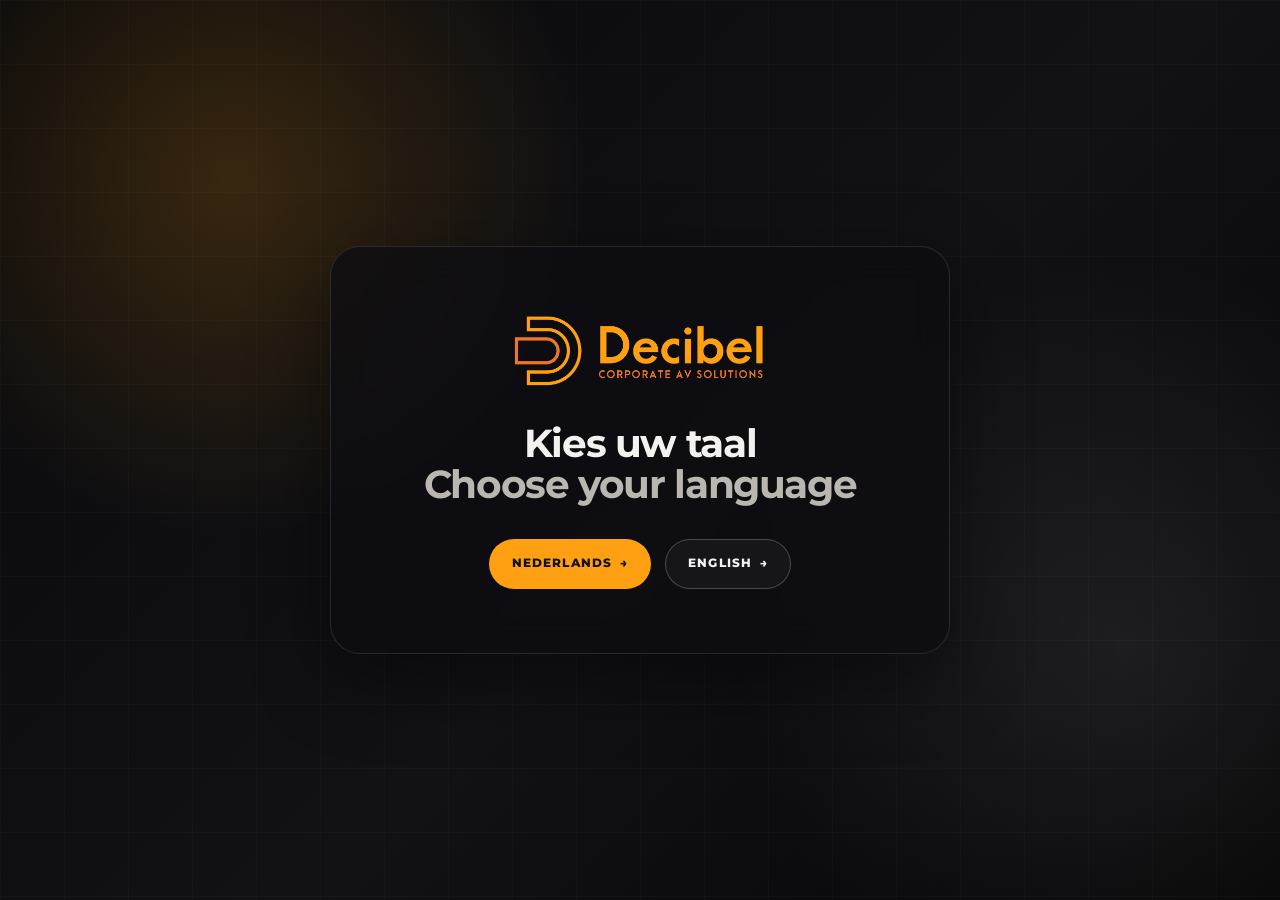
<file: index.html>
<!DOCTYPE html>

<html lang="nl">
<head>
<meta charset="utf-8"/>
<meta content="width=device-width, initial-scale=1" name="viewport"/>







<title>Decibel Corporate | Licht, geluid en video voor zakelijke evenementen</title><meta content="Decibel Corporate levert licht, geluid, video, regie en technische crew voor zakelijke evenementen, congressen, seminars, beurzen en presentaties." name="description"/><meta content="index, follow" name="robots"/><meta content="#0b0b0d" name="theme-color"/><link href="https://decibelcorporate.nl/nl/" rel="canonical"/><link href="https://decibelcorporate.nl/nl/" hreflang="nl" rel="alternate"/><link href="https://decibelcorporate.nl/en/" hreflang="en" rel="alternate"/><link href="https://decibelcorporate.nl/" hreflang="x-default" rel="alternate"/><meta content="website" property="og:type"/><meta content="Decibel Corporate" property="og:site_name"/><meta content="Decibel Corporate | Zakelijke eventtechniek" property="og:title"/><meta content="Licht, geluid, video en technische crew voor corporate events, congressen, seminars, beurzen en zakelijke producties." property="og:description"/><meta content="https://decibelcorporate.nl/nl/" property="og:url"/><meta content="nl_NL" property="og:locale"/><meta content="https://decibelcorporate.nl/assets/hero-corporate.jpg" property="og:image"/><meta content="2048" property="og:image:width"/><meta content="1152" property="og:image:height"/><meta content="Decibel Corporate event technology in a blue-lit venue" property="og:image:alt"/><meta content="summary_large_image" name="twitter:card"/><meta content="Decibel Corporate | Zakelijke eventtechniek" name="twitter:title"/><meta content="Licht, geluid, video en technische crew voor corporate events, congressen, seminars, beurzen en zakelijke producties." name="twitter:description"/><meta content="https://decibelcorporate.nl/assets/hero-corporate.jpg" name="twitter:image"/><link href="https://fonts.googleapis.com" rel="preconnect"/><link crossorigin="" href="https://fonts.gstatic.com" rel="preconnect"/><link as="image" fetchpriority="high" href="assets/hero-corporate.jpg" rel="preload"/><link href="assets/favicon.png" rel="icon" type="image/png"/><link href="assets/apple-touch-icon.png" rel="apple-touch-icon"/><link href="site.webmanifest" rel="manifest"/><link href="https://fonts.googleapis.com/css2?family=Montserrat:wght@400;500;600;700;800&amp;display=swap" rel="stylesheet"/><link href="style.css" rel="stylesheet"/><script type="application/ld+json">{
  "@context": "https://schema.org",
  "@type": "LocalBusiness",
  "name": "Decibel Corporate",
  "alternateName": "Decibel Corporate AV Solutions",
  "parentOrganization": {
    "@type": "Organization",
    "name": "Decibel Sound & Light Equipment",
    "url": "https://www.decibelsound.nl/"
  },
  "url": "https://decibelcorporate.nl/",
  "telephone": "+31 43 234 0567",
  "email": "info@decibelsound.nl",
  "image": "https://decibelcorporate.nl/assets/hero-corporate.jpg",
  "logo": "https://decibelcorporate.nl/assets/decibel-corporate.png",
  "address": {
    "@type": "PostalAddress",
    "streetAddress": "Weerterveld 37",
    "postalCode": "6231 NC",
    "addressLocality": "Meerssen",
    "addressCountry": "NL"
  },
  "areaServed": [
    "Nederland",
    "Belgium",
    "Germany"
  ],
  "description": "Decibel Corporate levert licht, geluid, video, regie en technische crew voor zakelijke evenementen, congressen, seminars, beurzen en presentaties."
}</script></head>
<body class="language-page">
<main aria-labelledby="language-title" class="language-shell">
<div aria-hidden="true" class="language-bg"></div>
<section class="language-modal">
<img alt="Decibel Corporate AV Solutions" class="language-logo" src="assets/decibel-corporate.png" width="260"/>
<h1 id="language-title">Kies uw taal<br/><span>Choose your language</span></h1>
<div class="language-actions">
<a class="btn btn-primary" href="nl/index.html">Nederlands <span aria-hidden="true" class="btn-arrow">→</span></a>
<a class="btn btn-secondary" href="en/index.html">English <span aria-hidden="true" class="btn-arrow">→</span></a>
</div>
</section>
</main>
</body>
</html>
</file>
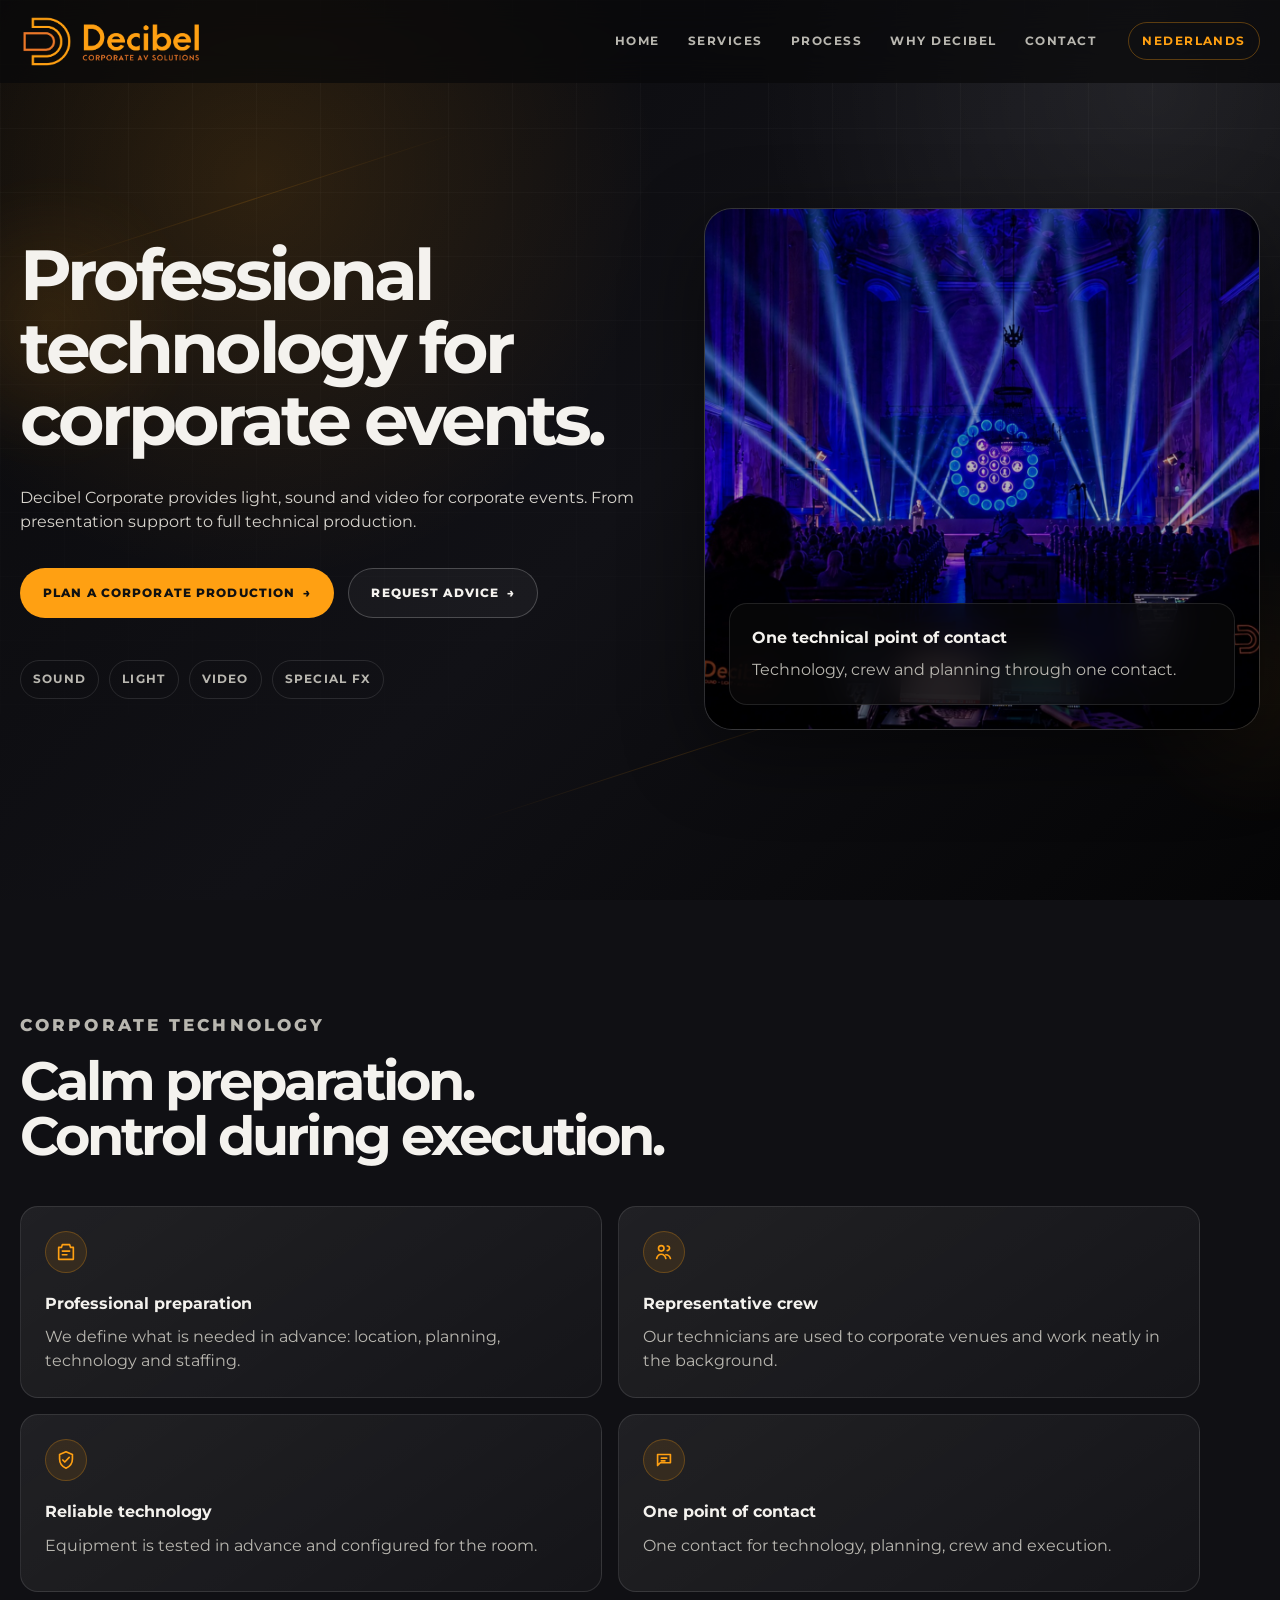
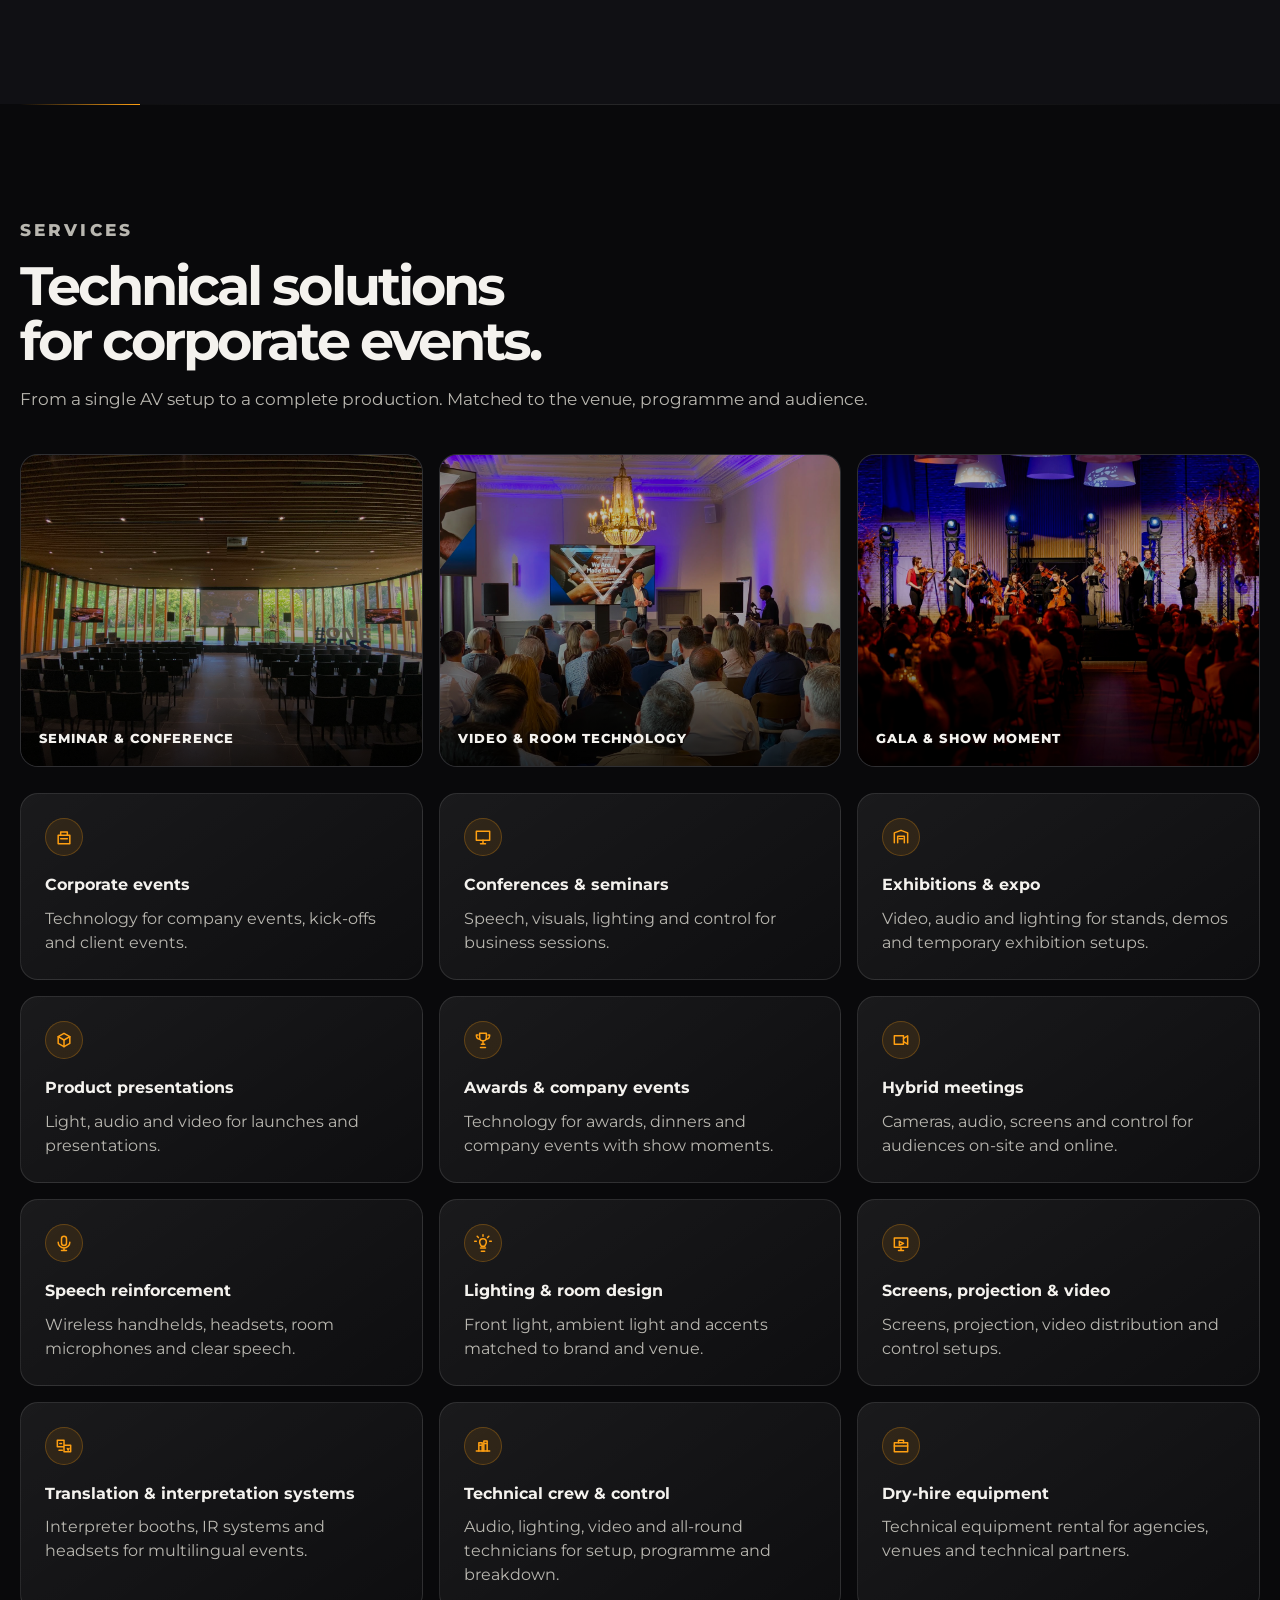
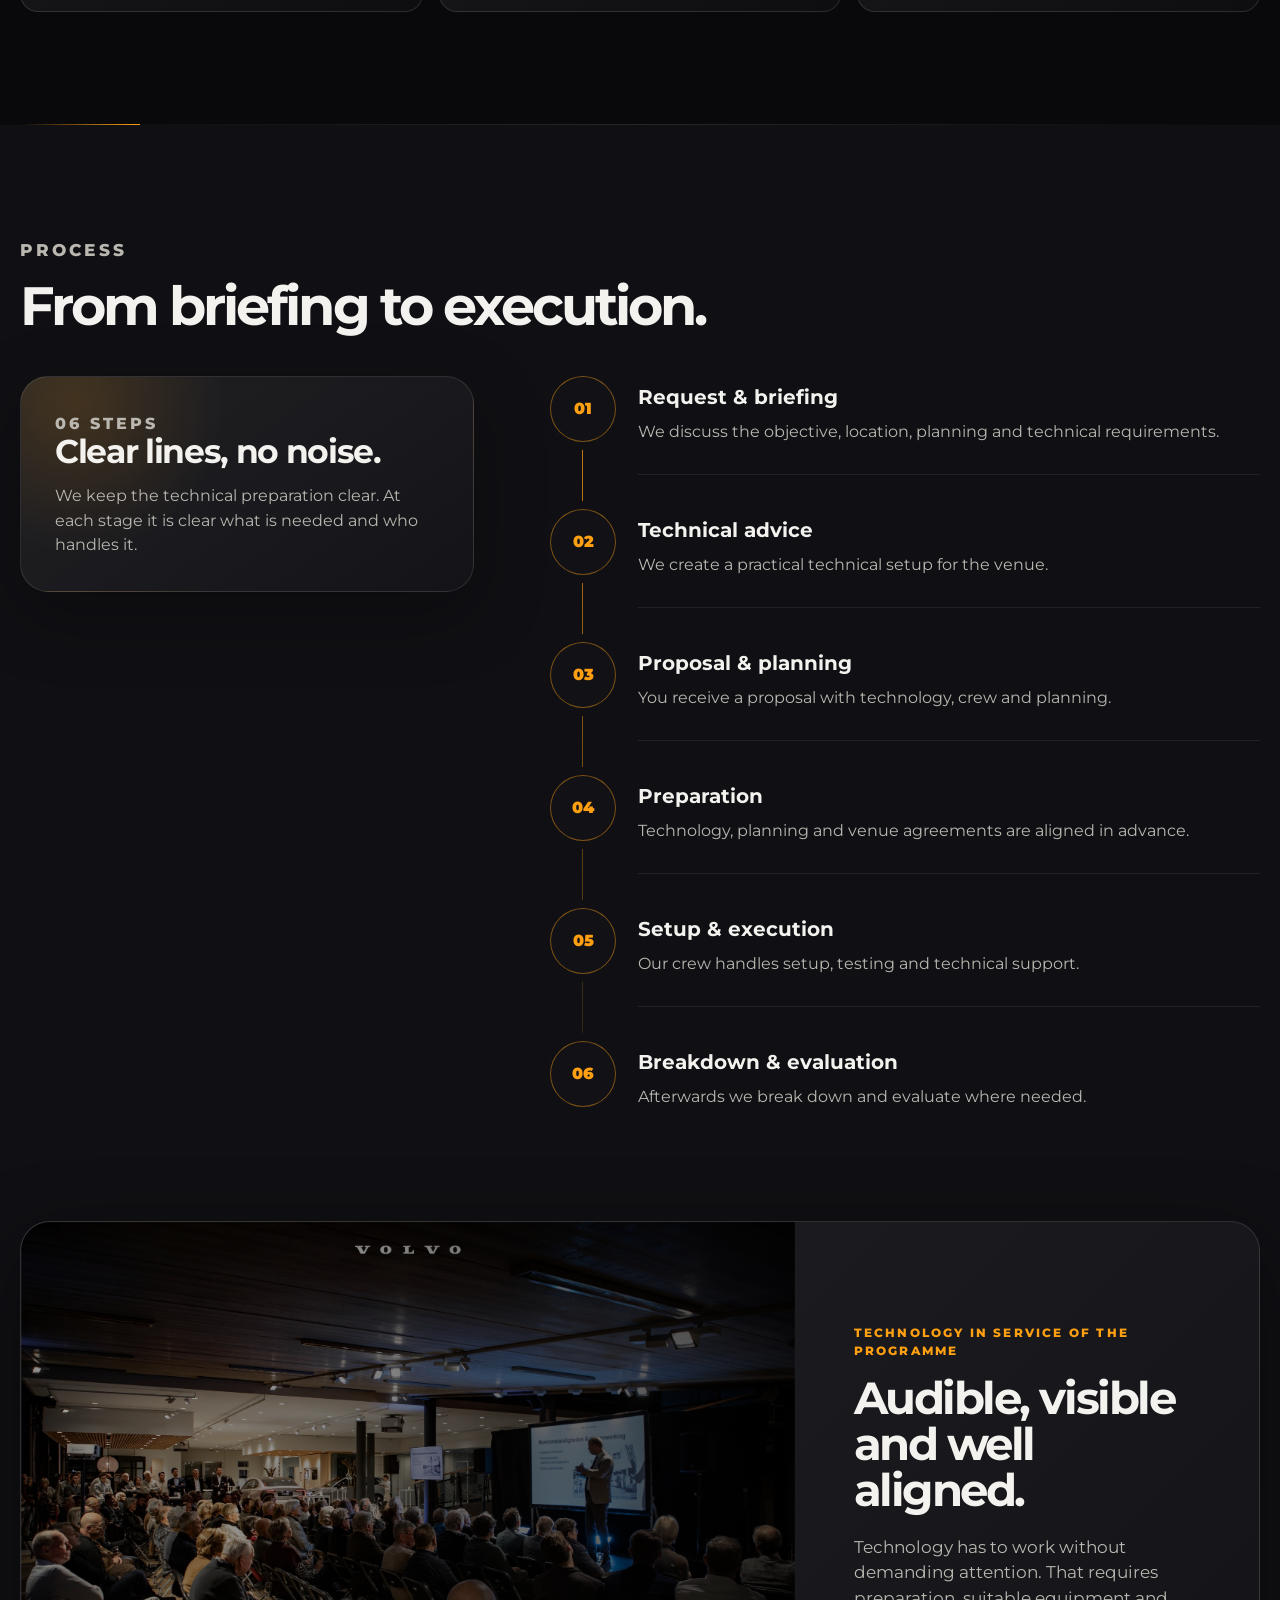
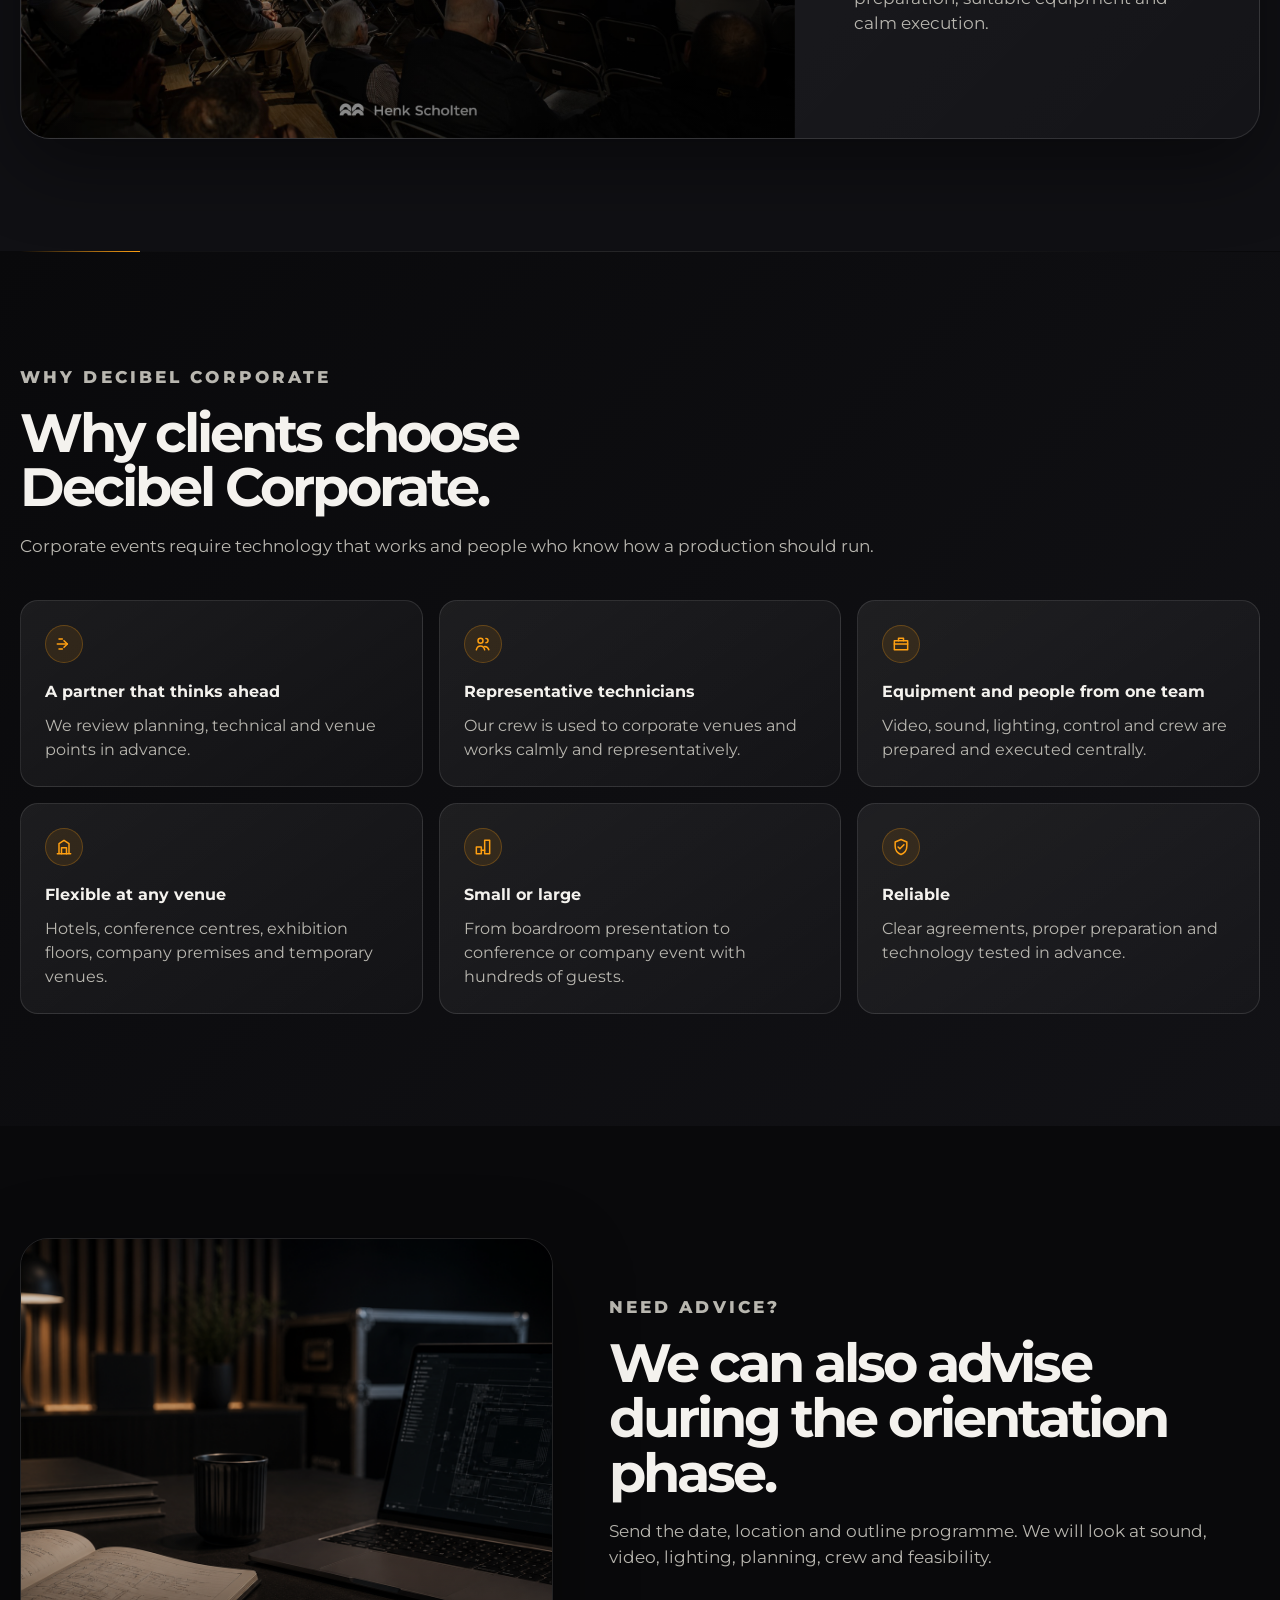
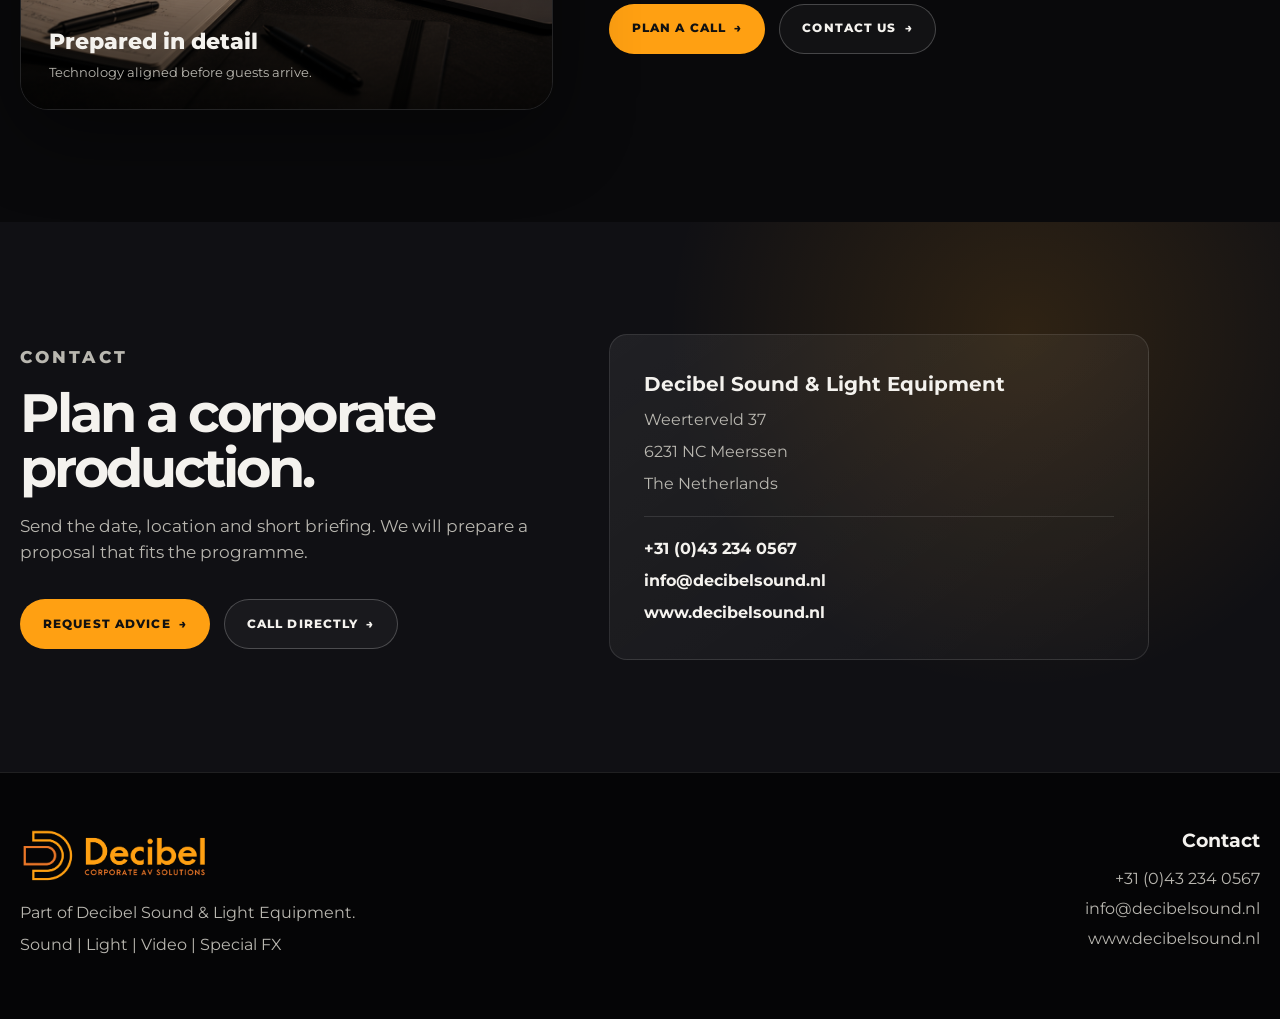
<file: en/index.html>
<!DOCTYPE html>

<html lang="en">
<head>
<meta charset="utf-8"/>
<meta content="width=device-width, initial-scale=1" name="viewport"/>










<title>Decibel Corporate | Sound, lighting and video for business events</title><meta content="Decibel Corporate provides sound, lighting, video, show control and technical crew for corporate events, conferences, seminars, trade shows and presentations." name="description"/><meta content="index, follow" name="robots"/><meta content="#0b0b0d" name="theme-color"/><link href="https://decibelcorporate.nl/en/" rel="canonical"/><link href="https://decibelcorporate.nl/nl/" hreflang="nl" rel="alternate"/><link href="https://decibelcorporate.nl/en/" hreflang="en" rel="alternate"/><link href="https://decibelcorporate.nl/" hreflang="x-default" rel="alternate"/><meta content="website" property="og:type"/><meta content="Decibel Corporate" property="og:site_name"/><meta content="Decibel Corporate | Corporate event technology" property="og:title"/><meta content="Sound, lighting, video and technical crew for corporate events, conferences, seminars, trade shows and business productions." property="og:description"/><meta content="https://decibelcorporate.nl/en/" property="og:url"/><meta content="en_US" property="og:locale"/><meta content="https://decibelcorporate.nl/assets/hero-corporate.jpg" property="og:image"/><meta content="2048" property="og:image:width"/><meta content="1152" property="og:image:height"/><meta content="Decibel Corporate event technology in a blue-lit venue" property="og:image:alt"/><meta content="summary_large_image" name="twitter:card"/><meta content="Decibel Corporate | Corporate event technology" name="twitter:title"/><meta content="Sound, lighting, video and technical crew for corporate events, conferences, seminars, trade shows and business productions." name="twitter:description"/><meta content="https://decibelcorporate.nl/assets/hero-corporate.jpg" name="twitter:image"/><link href="https://fonts.googleapis.com" rel="preconnect"/><link crossorigin="" href="https://fonts.gstatic.com" rel="preconnect"/><link as="image" fetchpriority="high" href="../assets/hero-corporate.jpg" rel="preload"/><link href="../assets/favicon.png" rel="icon" type="image/png"/><link href="../assets/apple-touch-icon.png" rel="apple-touch-icon"/><link href="../site.webmanifest" rel="manifest"/><link href="https://fonts.googleapis.com/css2?family=Montserrat:wght@400;500;600;700;800&amp;display=swap" rel="stylesheet"/><link href="../style.css" rel="stylesheet"/><script type="application/ld+json">{
  "@context": "https://schema.org",
  "@type": "LocalBusiness",
  "name": "Decibel Corporate",
  "alternateName": "Decibel Corporate AV Solutions",
  "parentOrganization": {
    "@type": "Organization",
    "name": "Decibel Sound & Light Equipment",
    "url": "https://www.decibelsound.nl/"
  },
  "url": "https://decibelcorporate.nl/",
  "telephone": "+31 43 234 0567",
  "email": "info@decibelsound.nl",
  "image": "https://decibelcorporate.nl/assets/hero-corporate.jpg",
  "logo": "https://decibelcorporate.nl/assets/decibel-corporate.png",
  "address": {
    "@type": "PostalAddress",
    "streetAddress": "Weerterveld 37",
    "postalCode": "6231 NC",
    "addressLocality": "Meerssen",
    "addressCountry": "NL"
  },
  "areaServed": [
    "Nederland",
    "Belgium",
    "Germany"
  ],
  "description": "Decibel Corporate provides sound, lighting, video, show control and technical crew for corporate events, conferences, seminars, trade shows and presentations."
}</script></head>
<body>
<a class="skip-link" href="#main">Skip to content</a>
<header class="site-header" id="siteHeader">
<div class="container header-inner">
<a aria-label="Decibel Corporate home" class="brand" href="#home">
<img alt="Decibel Corporate AV Solutions" class="brand-logo corporate-logo" height="609" src="../assets/decibel-corporate.png" width="2047"/>
</a>
<button aria-controls="siteNav" aria-expanded="false" aria-label="Open menu" class="nav-toggle" id="navToggle">
<span></span><span></span><span></span>
</button>
<nav aria-label="Main navigation" class="site-nav" id="siteNav">
<a href="#home">Home</a>
<a href="#diensten">Services</a>
<a href="#werkwijze">Process</a>
<a href="#waarom">Why Decibel</a>
<a href="#contact">Contact</a>
<a class="nav-language" data-lang-switch="nl" href="../nl/index.html">Nederlands</a></nav>
</div>
</header>
<main id="main">
<section class="hero section" id="home">
<div class="hero-bg"></div>
<div aria-hidden="true" class="ambient-orb orb-one"></div>
<div aria-hidden="true" class="ambient-orb orb-two"></div>
<div aria-hidden="true" class="tech-lines"><span></span><span></span><span></span></div>
<div class="container hero-grid">
<div class="hero-content reveal">
<h1>Professional technology for corporate events.</h1>
<p class="hero-subtitle">Decibel Corporate provides light, sound and video for corporate events. From presentation support to full technical production.</p>
<div class="hero-actions">
<a class="btn btn-primary" href="#contact">Plan a corporate production <span aria-hidden="true" class="btn-arrow">→</span></a>
<a class="btn btn-secondary" href="#diensten">Request advice <span aria-hidden="true" class="btn-arrow">→</span></a>
</div>
<div aria-label="Core areas" class="hero-meta">
<span>Sound</span>
<span>Light</span>
<span>Video</span>
<span>Special FX</span>
</div>
</div>
<div aria-label="Corporate event with light, sound and control" class="hero-visual reveal">
<div class="visual-card image-card">
<img alt="Control position during a corporate production in a blue-lit venue with Decibel crew" fetchpriority="high" height="1152" src="../assets/hero-corporate.jpg" width="2048"/>
<div class="visual-panel">
<strong>One technical point of contact</strong>
<p>Technology, crew and planning through one contact.</p>
</div>
</div>
</div>
</div>
</section>
<section aria-labelledby="trust-title" class="section trust">
<div class="container">
<div class="section-heading reveal">
<p class="eyebrow">Corporate technology</p>
<h2 id="trust-title">Calm preparation.<br/><span class="headline-line">Control during execution.</span></h2>
</div>
<div class="trust-grid compact-trust">
<article class="trust-item reveal"><div class="mini-icon icon-plan"><svg aria-hidden="true" viewbox="0 0 24 24"><path d="M8 4h8l1 3h3v13H4V7h3l1-3Z"></path><path d="M8 11h8M8 15h5"></path></svg></div><h3>Professional preparation</h3><p>We define what is needed in advance: location, planning, technology and staffing.</p></article>
<article class="trust-item reveal"><div class="mini-icon icon-crew"><svg aria-hidden="true" viewbox="0 0 24 24"><path d="M9 11a3 3 0 1 0 0-6 3 3 0 0 0 0 6Z"></path><path d="M15.5 10.5a2.5 2.5 0 1 0 0-5"></path><path d="M4 19c.8-3 2.6-4.5 5-4.5s4.2 1.5 5 4.5"></path><path d="M14 15c2.4.1 4.2 1.4 5 4"></path></svg></div><h3>Representative crew</h3><p>Our technicians are used to corporate venues and work neatly in the background.</p></article>
<article class="trust-item reveal"><div class="mini-icon icon-signal"><svg aria-hidden="true" viewbox="0 0 24 24"><path d="M12 3l7 3v5c0 4.4-2.8 8.2-7 10-4.2-1.8-7-5.6-7-10V6l7-3Z"></path><path d="M8.5 12l2.2 2.2 4.8-5"></path></svg></div><h3>Reliable technology</h3><p>Equipment is tested in advance and configured for the room.</p></article>
<article class="trust-item reveal"><div class="mini-icon icon-contact"><svg aria-hidden="true" viewbox="0 0 24 24"><path d="M5 6h14v9H8l-3 3V6Z"></path><path d="M9 10h6M9 13h4"></path></svg></div><h3>One point of contact</h3><p>One contact for technology, planning, crew and execution.</p></article>
</div>
</div>
</section>
<div aria-hidden="true" class="section-divider"><span></span></div>
<section aria-labelledby="services-title" class="section services" id="diensten">
<div class="container">
<div class="section-heading wide reveal">
<p class="eyebrow">Services</p>
<h2 id="services-title">Technical solutions<br/><span class="headline-line">for corporate events.</span></h2>
<p>From a single AV setup to a complete production. Matched to the venue, programme and audience.</p>
</div>
<div aria-label="Examples of corporate productions and technology" class="image-strip reveal">
<figure><img alt="Clean seminar setup with projection screen and room audio" decoding="async" height="1200" loading="lazy" src="../assets/boardroom-seminar.jpeg" width="1600"/><figcaption>Seminar &amp; conference</figcaption></figure>
<figure><img alt="Corporate presentation with screens, audio and camera" decoding="async" height="1125" loading="lazy" src="../assets/venue-truck.jpg" width="1448"/><figcaption>Video &amp; room technology</figcaption></figure>
<figure><img alt="Business dinner with stage, lighting and live music" decoding="async" height="1000" loading="lazy" src="../assets/corporate-gala.jpg" width="1500"/><figcaption>Gala &amp; show moment</figcaption></figure>
</div>
<div class="card-grid services-grid">
<article class="service-card reveal"><div aria-hidden="true" class="service-icon"><svg aria-hidden="true" viewbox="0 0 24 24"><path d="M5 10h14v10H5V10Z"></path><path d="M8 10V6h8v4M8 14h8"></path></svg></div><h3>Corporate events</h3><p>Technology for company events, kick-offs and client events.</p></article>
<article class="service-card reveal"><div aria-hidden="true" class="service-icon"><svg aria-hidden="true" viewbox="0 0 24 24"><path d="M4 5h16v11H4V5Z"></path><path d="M9 20h6M12 16v4"></path></svg></div><h3>Conferences &amp; seminars</h3><p>Speech, visuals, lighting and control for business sessions.</p></article>
<article class="service-card reveal"><div aria-hidden="true" class="service-icon"><svg aria-hidden="true" viewbox="0 0 24 24"><path d="M4 19V7l8-3 8 3v12"></path><path d="M8 19v-8h8v8M10 14h4"></path></svg></div><h3>Exhibitions &amp; expo</h3><p>Video, audio and lighting for stands, demos and temporary exhibition setups.</p></article>
<article class="service-card reveal"><div aria-hidden="true" class="service-icon"><svg aria-hidden="true" viewbox="0 0 24 24"><path d="M12 4l7 4-7 4-7-4 7-4Z"></path><path d="M5 8v8l7 4 7-4V8"></path><path d="M12 12v8"></path></svg></div><h3>Product presentations</h3><p>Light, audio and video for launches and presentations.</p></article>
<article class="service-card reveal"><div aria-hidden="true" class="service-icon"><svg aria-hidden="true" viewbox="0 0 24 24"><path d="M8 4h8v5a4 4 0 0 1-8 0V4Z"></path><path d="M6 6H4c0 3 1.5 5 4 5M18 6h2c0 3-1.5 5-4 5"></path><path d="M12 13v4M9 21h6M10 17h4"></path></svg></div><h3>Awards &amp; company events</h3><p>Technology for awards, dinners and company events with show moments.</p></article>
<article class="service-card reveal"><div aria-hidden="true" class="service-icon"><svg aria-hidden="true" viewbox="0 0 24 24"><path d="M4 7h11v10H4V7Z"></path><path d="M15 10l5-3v10l-5-3"></path></svg></div><h3>Hybrid meetings</h3><p>Cameras, audio, screens and control for audiences on-site and online.</p></article>
<article class="service-card reveal"><div aria-hidden="true" class="service-icon"><svg aria-hidden="true" viewbox="0 0 24 24"><path d="M12 4a3 3 0 0 0-3 3v5a3 3 0 0 0 6 0V7a3 3 0 0 0-3-3Z"></path><path d="M5 11a7 7 0 0 0 14 0M12 18v3M9 21h6"></path></svg></div><h3>Speech reinforcement</h3><p>Wireless handhelds, headsets, room microphones and clear speech.</p></article>
<article class="service-card reveal"><div aria-hidden="true" class="service-icon"><svg aria-hidden="true" viewbox="0 0 24 24"><path d="M9 18h6M10 22h4"></path><path d="M8 11a4 4 0 1 1 8 0c0 2-1.4 3-2 5h-4c-.6-2-2-3-2-5Z"></path><path d="M12 2v2M4 10H2M22 10h-2M5 4l1.5 1.5M19 4l-1.5 1.5"></path></svg></div><h3>Lighting &amp; room design</h3><p>Front light, ambient light and accents matched to brand and venue.</p></article>
<article class="service-card reveal"><div aria-hidden="true" class="service-icon"><svg aria-hidden="true" viewbox="0 0 24 24"><path d="M4 6h16v11H4V6Z"></path><path d="M9 21h6M12 17v4"></path><path d="M10 10l5 2.5-5 2.5v-5Z"></path></svg></div><h3>Screens, projection &amp; video</h3><p>Screens, projection, video distribution and control setups.</p></article>
<article class="service-card reveal"><div aria-hidden="true" class="service-icon"><svg aria-hidden="true" viewbox="0 0 24 24"><path d="M4 5h8v8H4V5ZM12 11h8v8h-8v-8Z"></path><path d="M7 9h2M6 17h4M16 15l1 2 1-2"></path></svg></div><h3>Translation &amp; interpretation systems</h3><p>Interpreter booths, IR systems and headsets for multilingual events.</p></article>
<article class="service-card reveal"><div aria-hidden="true" class="service-icon"><svg aria-hidden="true" viewbox="0 0 24 24"><path d="M4 18h16"></path><path d="M7 18V8h4v10M13 18V6h4v12"></path><path d="M8 11h2M14 9h2"></path></svg></div><h3>Technical crew &amp; control</h3><p>Audio, lighting, video and all-round technicians for setup, programme and breakdown.</p></article>
<article class="service-card reveal"><div aria-hidden="true" class="service-icon"><svg aria-hidden="true" viewbox="0 0 24 24"><path d="M4 8h16v11H4V8Z"></path><path d="M9 8V5h6v3M4 12h16"></path></svg></div><h3>Dry-hire equipment</h3><p>Technical equipment rental for agencies, venues and technical partners.</p></article>
</div>
</div>
</section>
<div aria-hidden="true" class="section-divider reverse"><span></span></div>
<section aria-labelledby="process-title" class="section process" id="werkwijze">
<div class="container">
<div class="section-heading reveal">
<p class="eyebrow">Process</p>
<h2 id="process-title">From briefing to execution.</h2>
</div>
<div class="process-layout reveal">
<div class="process-intro">
<p class="process-kicker">06 steps</p>
<h3>Clear lines, no noise.</h3>
<p>We keep the technical preparation clear. At each stage it is clear what is needed and who handles it.</p>
</div>
<div aria-label="Process in six steps" class="process-line">
<article class="process-step reveal">
<span class="process-number">01</span>
<div><h3>Request &amp; briefing</h3><p>We discuss the objective, location, planning and technical requirements.</p></div>
</article>
<article class="process-step reveal">
<span class="process-number">02</span>
<div><h3>Technical advice</h3><p>We create a practical technical setup for the venue.</p></div>
</article>
<article class="process-step reveal">
<span class="process-number">03</span>
<div><h3>Proposal &amp; planning</h3><p>You receive a proposal with technology, crew and planning.</p></div>
</article>
<article class="process-step reveal">
<span class="process-number">04</span>
<div><h3>Preparation</h3><p>Technology, planning and venue agreements are aligned in advance.</p></div>
</article>
<article class="process-step reveal">
<span class="process-number">05</span>
<div><h3>Setup &amp; execution</h3><p>Our crew handles setup, testing and technical support.</p></div>
</article>
<article class="process-step reveal">
<span class="process-number">06</span>
<div><h3>Breakdown &amp; evaluation</h3><p>Afterwards we break down and evaluate where needed.</p></div>
</article>
</div>
</div>
</div>
</section>
<section aria-label="Corporate production in execution" class="visual-break reveal">
<div class="container visual-break-inner">
<figure class="visual-break-image">
<img alt="Corporate presentation with audience, projection screen and technical support" decoding="async" height="1365" loading="lazy" src="../assets/corporate-volvo.jpg" width="2048"/>
</figure>
<div class="visual-break-copy">
<p class="eyebrow">Technology in service of the programme</p>
<h2>Audible, visible and well aligned.</h2>
<p>Technology has to work without demanding attention. That requires preparation, suitable equipment and calm execution.</p>
</div>
</div>
</section>
<div aria-hidden="true" class="section-divider"><span></span></div>
<section aria-labelledby="client-reasons-title" class="section client-reasons" id="waarom">
<div class="container">
<div class="section-heading wide reveal">
<p class="eyebrow">Why Decibel Corporate</p>
<h2 id="client-reasons-title">Why clients choose<br/><span class="headline-line">Decibel Corporate.</span></h2>
<p>Corporate events require technology that works and people who know how a production should run.</p>
</div>
<div class="card-grid reason-grid">
<article class="service-card reveal"><div aria-hidden="true" class="service-icon"><svg aria-hidden="true" viewbox="0 0 24 24"><path d="M4 12h12"></path><path d="M12 8l4 4-4 4"></path><path d="M6 6h4M6 18h4"></path></svg></div><h3>A partner that thinks ahead</h3><p>We review planning, technical and venue points in advance.</p></article>
<article class="service-card reveal"><div aria-hidden="true" class="service-icon"><svg aria-hidden="true" viewbox="0 0 24 24"><path d="M9 11a3 3 0 1 0 0-6 3 3 0 0 0 0 6Z"></path><path d="M15.5 10.5a2.5 2.5 0 1 0 0-5"></path><path d="M4 19c.8-3 2.6-4.5 5-4.5s4.2 1.5 5 4.5"></path><path d="M14 15c2.4.1 4.2 1.4 5 4"></path></svg></div><h3>Representative technicians</h3><p>Our crew is used to corporate venues and works calmly and representatively.</p></article>
<article class="service-card reveal"><div aria-hidden="true" class="service-icon"><svg aria-hidden="true" viewbox="0 0 24 24"><path d="M4 8h16v11H4V8Z"></path><path d="M9 8V5h6v3M4 12h16"></path></svg></div><h3>Equipment and people from one team</h3><p>Video, sound, lighting, control and crew are prepared and executed centrally.</p></article>
<article class="service-card reveal"><div aria-hidden="true" class="service-icon"><svg aria-hidden="true" viewbox="0 0 24 24"><path d="M4 20h16M6 20V8l6-4 6 4v12"></path><path d="M9 20v-7h6v7"></path></svg></div><h3>Flexible at any venue</h3><p>Hotels, conference centres, exhibition floors, company premises and temporary venues.</p></article>
<article class="service-card reveal"><div aria-hidden="true" class="service-icon"><svg aria-hidden="true" viewbox="0 0 24 24"><path d="M4 12h6v8H4v-8ZM14 4h6v16h-6V4Z"></path><path d="M10 16h4"></path></svg></div><h3>Small or large</h3><p>From boardroom presentation to conference or company event with hundreds of guests.</p></article>
<article class="service-card reveal"><div aria-hidden="true" class="service-icon"><svg aria-hidden="true" viewbox="0 0 24 24"><path d="M12 3l7 3v5c0 4.4-2.8 8.2-7 10-4.2-1.8-7-5.6-7-10V6l7-3Z"></path><path d="M8.5 12l2.2 2.2 4.8-5"></path></svg></div><h3>Reliable</h3><p>Clear agreements, proper preparation and technology tested in advance.</p></article>
</div>
</div>
</section>
<section aria-labelledby="advice-title" class="section why advice-section">
<div class="container why-grid">
<div class="photo-block image-block reveal">
<img alt="Moody office setting with laptop, technical planning and preparation for a corporate production" decoding="async" height="1024" loading="lazy" src="../assets/office-planning.png" width="1536"/>
<div>
<span>Prepared in detail</span>
<small>Technology aligned before guests arrive.</small>
</div>
</div>
<div class="why-content reveal">
<p class="eyebrow">Need advice?</p>
<h2 id="advice-title">We can also advise during the orientation phase.</h2>
<p>Send the date, location and outline programme. We will look at sound, video, lighting, planning, crew and feasibility.</p>
<div class="hero-actions">
<a class="btn btn-primary" href="#contact">Plan a call <span aria-hidden="true" class="btn-arrow">→</span></a>
<a class="btn btn-secondary" href="mailto:info@decibelsound.nl?subject=Decibel%20Corporate%20request">Contact us <span aria-hidden="true" class="btn-arrow">→</span></a>
</div>
</div>
</div>
</section>
<section aria-labelledby="contact-title" class="section contact" id="contact">
<div class="container contact-grid">
<div class="contact-content reveal">
<p class="eyebrow">Contact</p>
<h2 id="contact-title">Plan a corporate production.</h2>
<p>Send the date, location and short briefing. We will prepare a proposal that fits the programme.</p>
<div class="contact-actions">
<a class="btn btn-primary" href="mailto:info@decibelsound.nl?subject=Decibel%20Corporate%20request">Request advice <span aria-hidden="true" class="btn-arrow">→</span></a>
<a class="btn btn-secondary" href="tel:+31432340567">Call directly <span aria-hidden="true" class="btn-arrow">→</span></a>
</div>
</div>
<address class="contact-card reveal">
<strong>Decibel Sound &amp; Light Equipment</strong>
<span>Weerterveld 37</span>
<span>6231 NC Meerssen</span>
<span>The Netherlands</span>
<hr/>
<a href="tel:+31432340567">+31 (0)43 234 0567</a>
<a href="mailto:info@decibelsound.nl">info@decibelsound.nl</a>
<a href="https://www.decibelsound.nl" rel="noopener" target="_blank">www.decibelsound.nl</a>
</address>
</div>
</section>
</main>
<footer class="site-footer">
<div class="container footer-grid footer-grid-clean">
<div class="footer-brand">
<img alt="Decibel Corporate AV Solutions" class="footer-logo" height="609" src="../assets/decibel-corporate.png" width="2047"/>
<p>Part of Decibel Sound &amp; Light Equipment.</p>
<p>Sound | Light | Video | Special FX</p>
</div>
<div class="footer-contact">
<h3>Contact</h3>
<a href="tel:+31432340567">+31 (0)43 234 0567</a>
<a href="mailto:info@decibelsound.nl">info@decibelsound.nl</a>
<a href="https://www.decibelsound.nl" rel="noopener" target="_blank">www.decibelsound.nl</a>
</div>
</div>
</footer>
<script src="../script.js"></script>
</body>
</html>
</file>
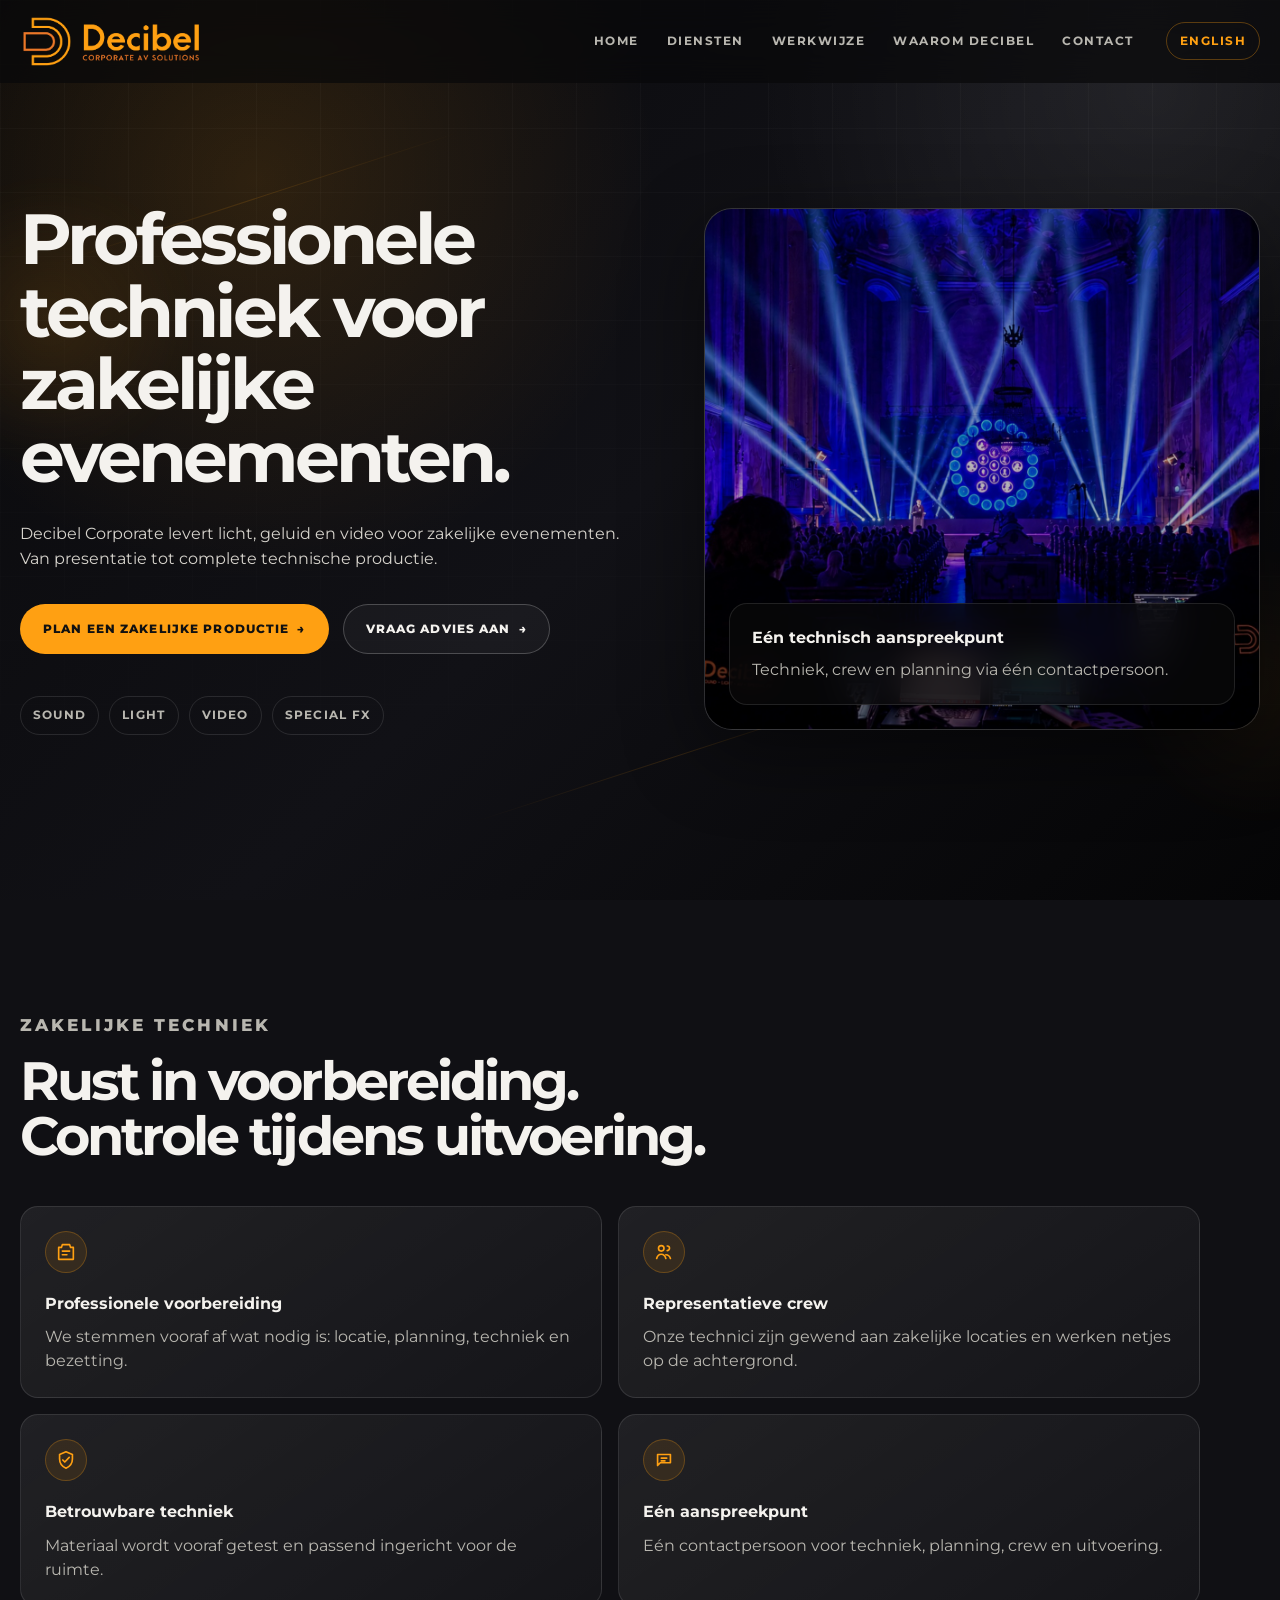
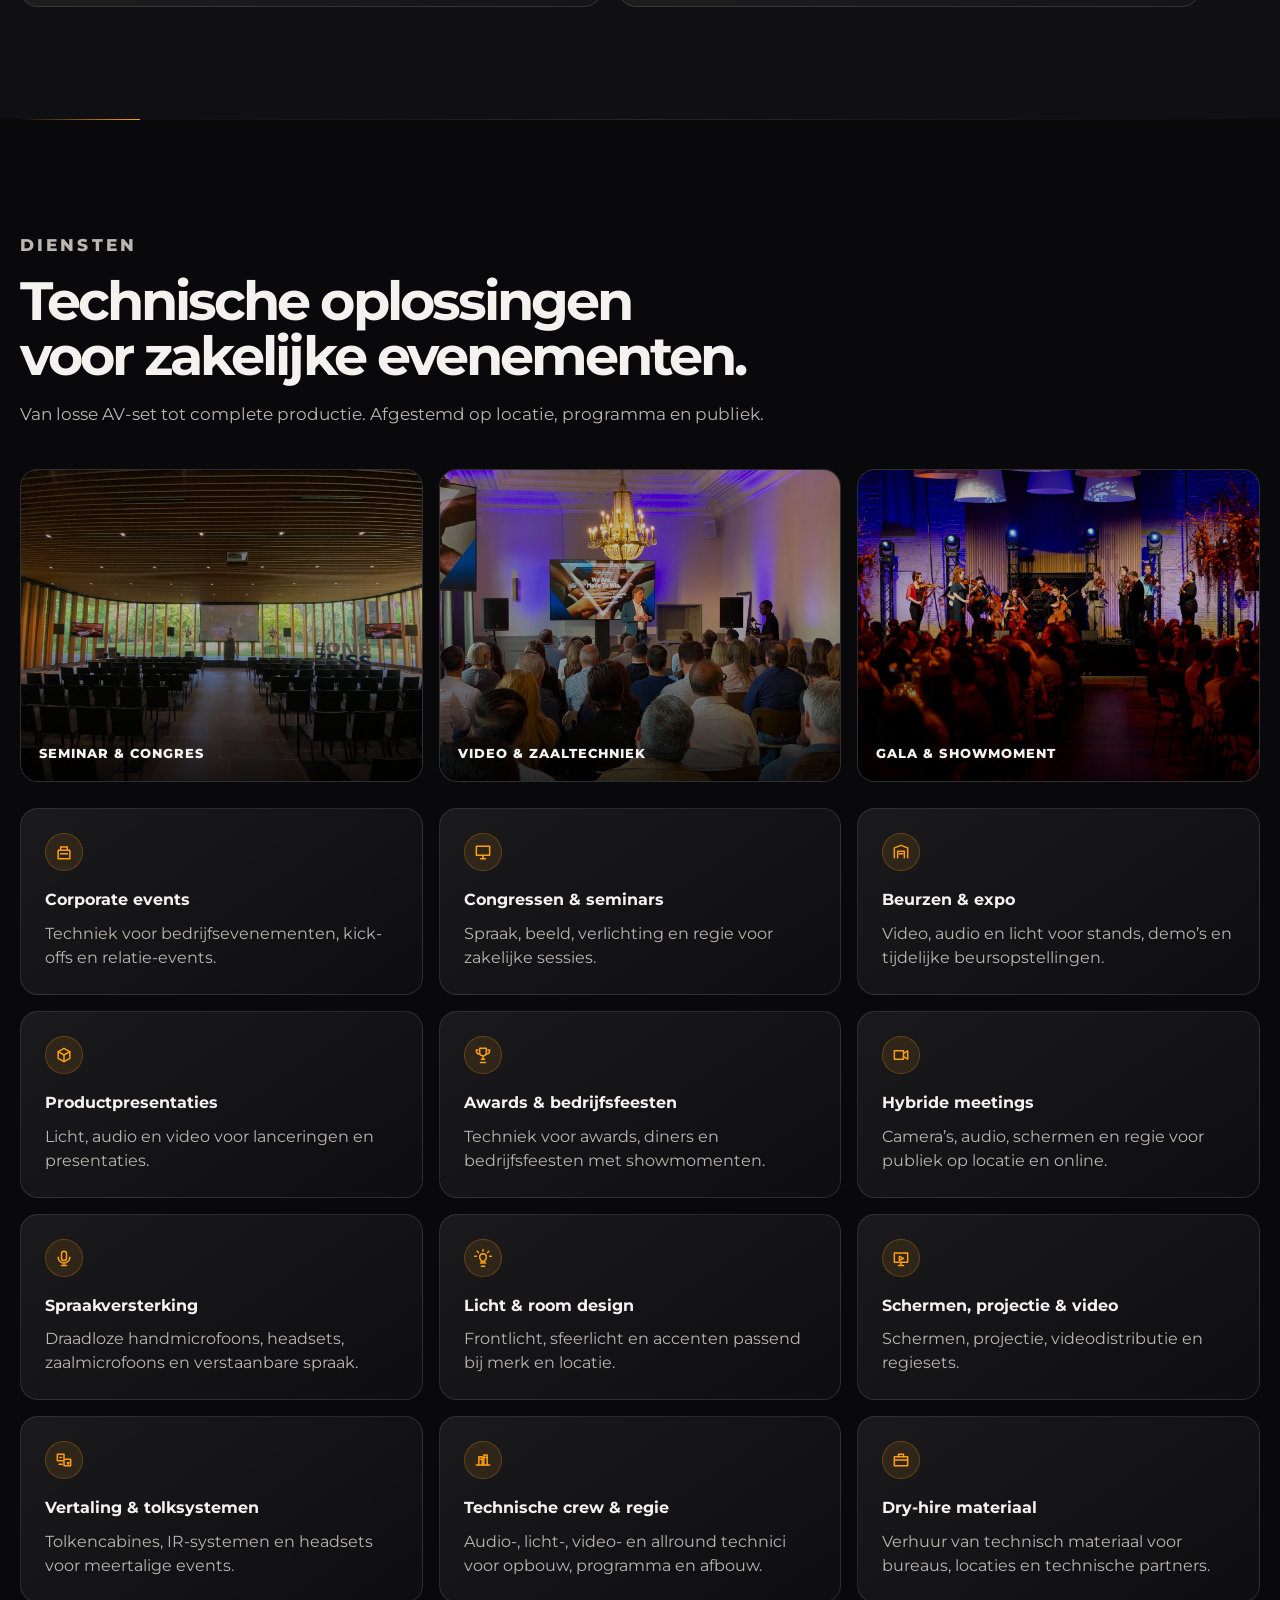
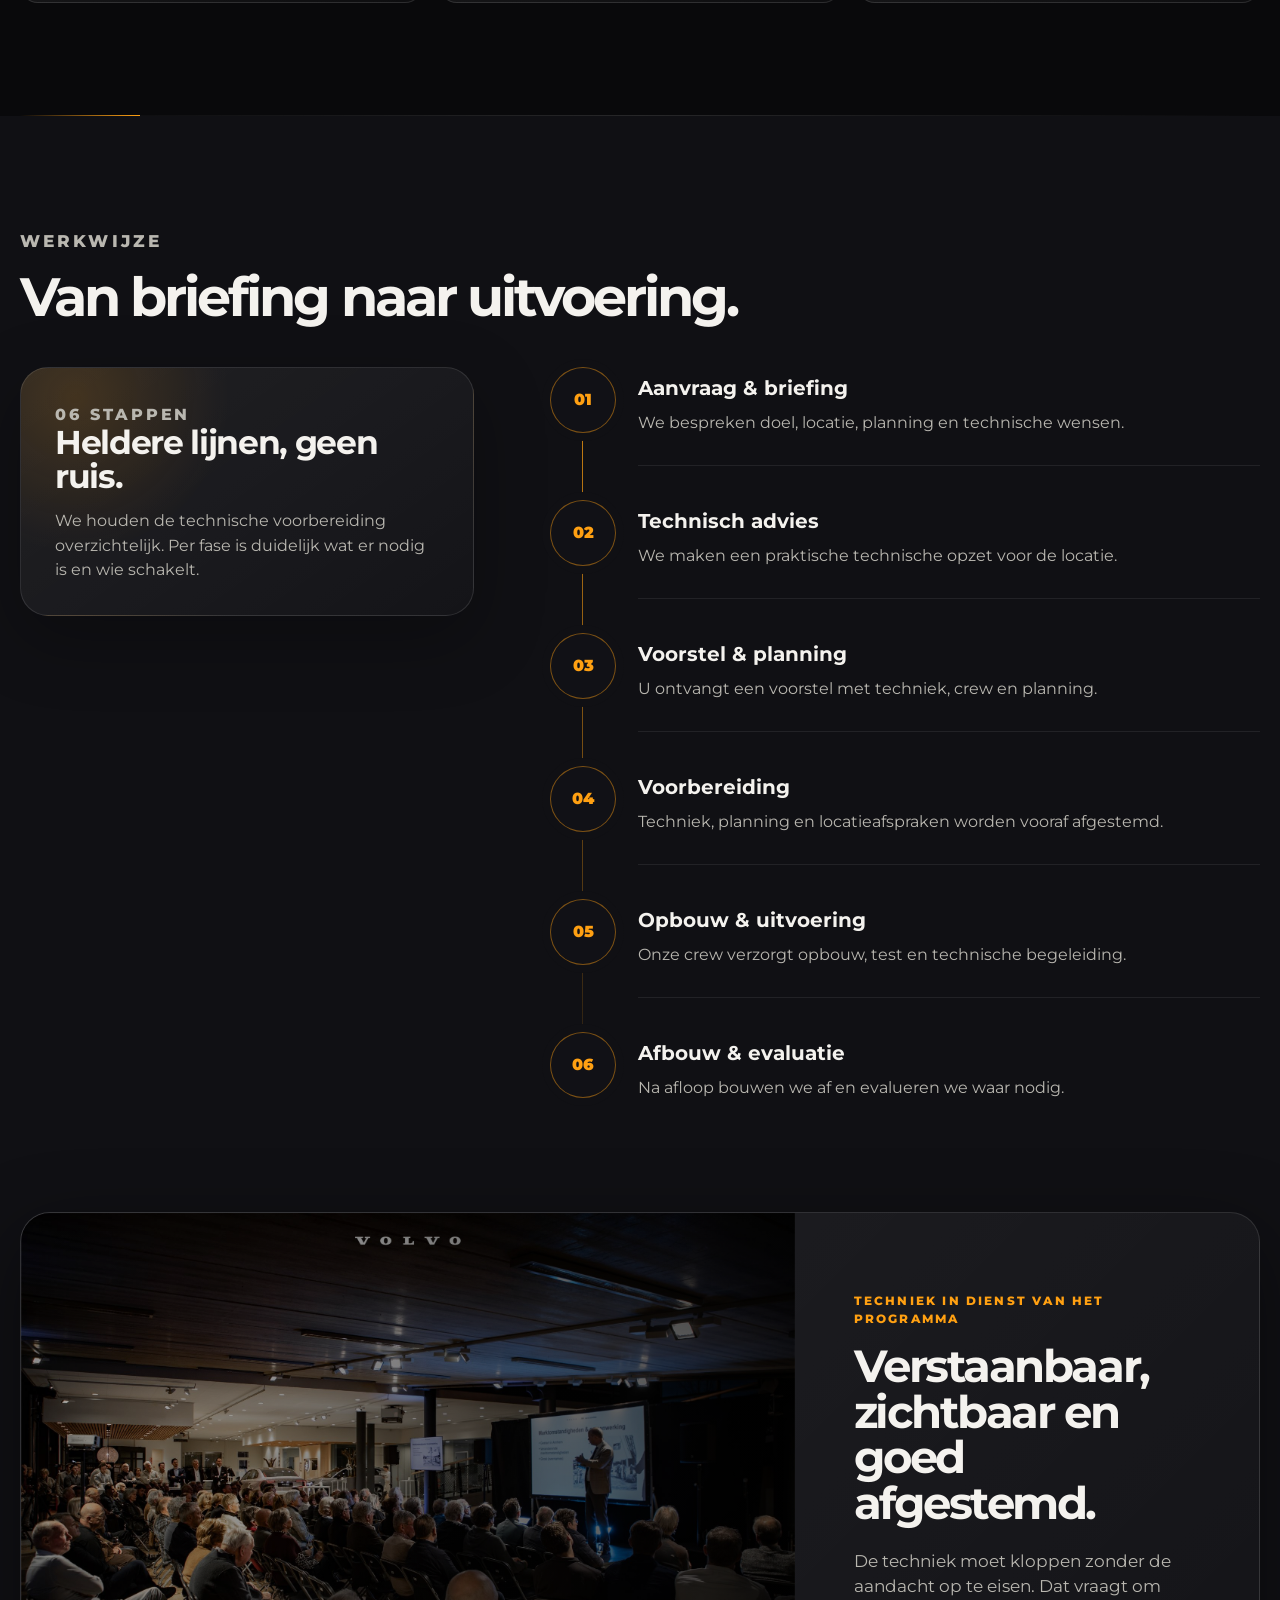
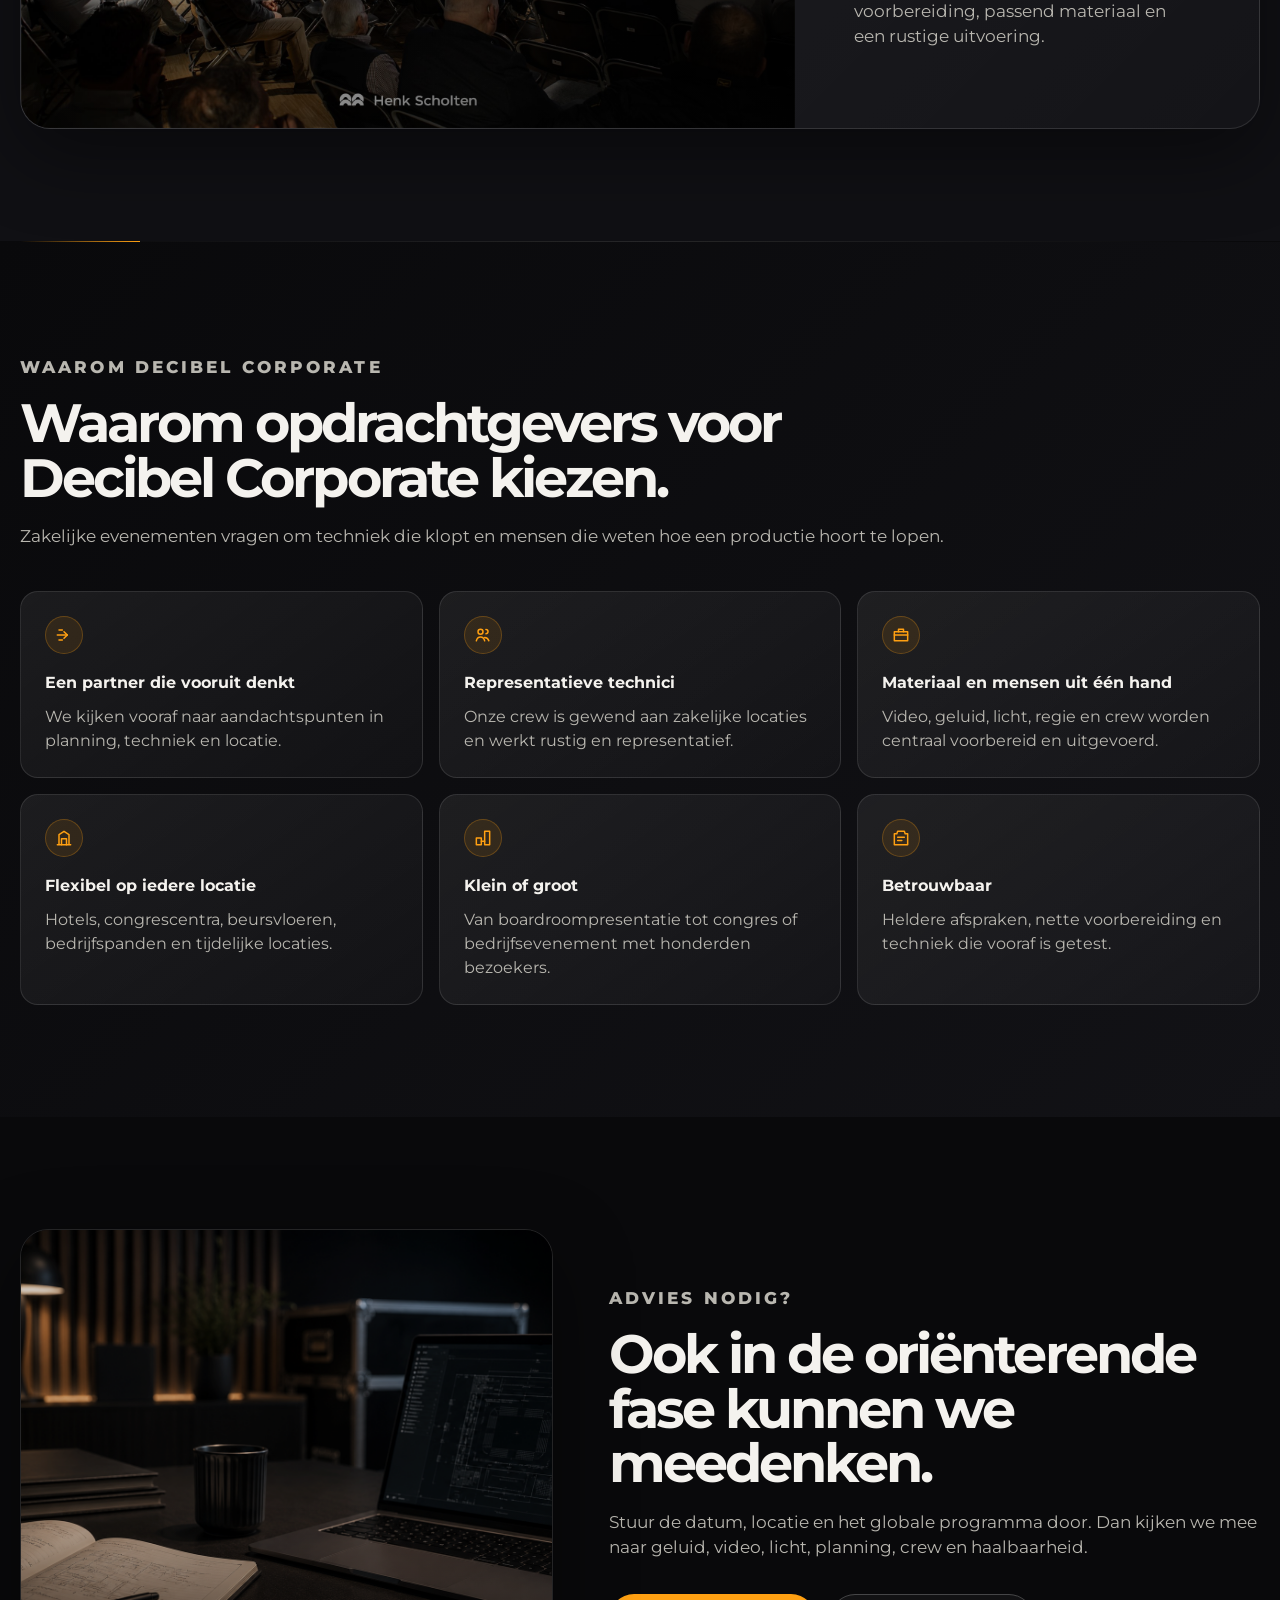
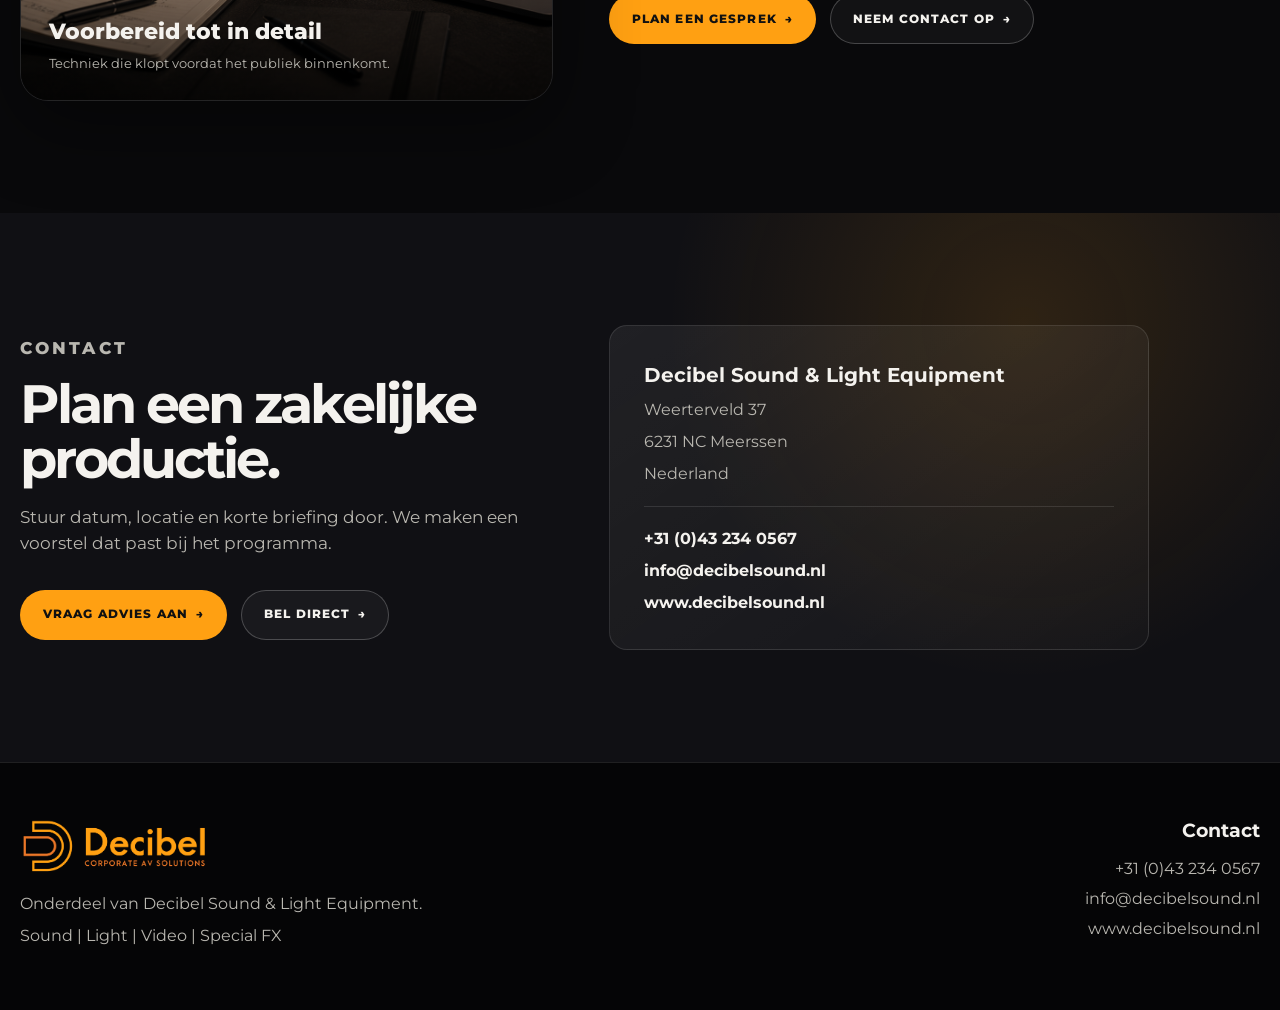
<file: nl/index.html>
<!DOCTYPE html>

<html lang="nl">
<head>
<meta charset="utf-8"/>
<meta content="width=device-width, initial-scale=1" name="viewport"/>










<title>Decibel Corporate | Licht, geluid en video voor zakelijke evenementen</title><meta content="Decibel Corporate levert licht, geluid, video, regie en technische crew voor zakelijke evenementen, congressen, seminars, beurzen en presentaties." name="description"/><meta content="index, follow" name="robots"/><meta content="#0b0b0d" name="theme-color"/><link href="https://decibelcorporate.nl/nl/" rel="canonical"/><link href="https://decibelcorporate.nl/nl/" hreflang="nl" rel="alternate"/><link href="https://decibelcorporate.nl/en/" hreflang="en" rel="alternate"/><link href="https://decibelcorporate.nl/" hreflang="x-default" rel="alternate"/><meta content="website" property="og:type"/><meta content="Decibel Corporate" property="og:site_name"/><meta content="Decibel Corporate | Zakelijke eventtechniek" property="og:title"/><meta content="Licht, geluid, video en technische crew voor corporate events, congressen, seminars, beurzen en zakelijke producties." property="og:description"/><meta content="https://decibelcorporate.nl/nl/" property="og:url"/><meta content="nl_NL" property="og:locale"/><meta content="https://decibelcorporate.nl/assets/hero-corporate.jpg" property="og:image"/><meta content="2048" property="og:image:width"/><meta content="1152" property="og:image:height"/><meta content="Decibel Corporate event technology in a blue-lit venue" property="og:image:alt"/><meta content="summary_large_image" name="twitter:card"/><meta content="Decibel Corporate | Zakelijke eventtechniek" name="twitter:title"/><meta content="Licht, geluid, video en technische crew voor corporate events, congressen, seminars, beurzen en zakelijke producties." name="twitter:description"/><meta content="https://decibelcorporate.nl/assets/hero-corporate.jpg" name="twitter:image"/><link href="https://fonts.googleapis.com" rel="preconnect"/><link crossorigin="" href="https://fonts.gstatic.com" rel="preconnect"/><link as="image" fetchpriority="high" href="../assets/hero-corporate.jpg" rel="preload"/><link href="../assets/favicon.png" rel="icon" type="image/png"/><link href="../assets/apple-touch-icon.png" rel="apple-touch-icon"/><link href="../site.webmanifest" rel="manifest"/><link href="https://fonts.googleapis.com/css2?family=Montserrat:wght@400;500;600;700;800&amp;display=swap" rel="stylesheet"/><link href="../style.css" rel="stylesheet"/><script type="application/ld+json">{
  "@context": "https://schema.org",
  "@type": "LocalBusiness",
  "name": "Decibel Corporate",
  "alternateName": "Decibel Corporate AV Solutions",
  "parentOrganization": {
    "@type": "Organization",
    "name": "Decibel Sound & Light Equipment",
    "url": "https://www.decibelsound.nl/"
  },
  "url": "https://decibelcorporate.nl/",
  "telephone": "+31 43 234 0567",
  "email": "info@decibelsound.nl",
  "image": "https://decibelcorporate.nl/assets/hero-corporate.jpg",
  "logo": "https://decibelcorporate.nl/assets/decibel-corporate.png",
  "address": {
    "@type": "PostalAddress",
    "streetAddress": "Weerterveld 37",
    "postalCode": "6231 NC",
    "addressLocality": "Meerssen",
    "addressCountry": "NL"
  },
  "areaServed": [
    "Nederland",
    "Belgium",
    "Germany"
  ],
  "description": "Decibel Corporate levert licht, geluid, video, regie en technische crew voor zakelijke evenementen, congressen, seminars, beurzen en presentaties."
}</script></head>
<body>
<a class="skip-link" href="#main">Direct naar inhoud</a>
<header class="site-header" id="siteHeader">
<div class="container header-inner">
<a aria-label="Decibel Corporate home" class="brand" href="#home">
<img alt="Decibel Corporate AV Solutions" class="brand-logo corporate-logo" height="609" src="../assets/decibel-corporate.png" width="2047"/>
</a>
<button aria-controls="siteNav" aria-expanded="false" aria-label="Menu openen" class="nav-toggle" id="navToggle">
<span></span><span></span><span></span>
</button>
<nav aria-label="Hoofdnavigatie" class="site-nav" id="siteNav">
<a href="#home">Home</a>
<a href="#diensten">Diensten</a>
<a href="#werkwijze">Werkwijze</a>
<a href="#waarom">Waarom Decibel</a>
<a href="#contact">Contact</a>
<a class="nav-language" data-lang-switch="en" href="../en/index.html">English</a></nav>
</div>
</header>
<main id="main">
<section class="hero section" id="home">
<div class="hero-bg"></div>
<div aria-hidden="true" class="ambient-orb orb-one"></div>
<div aria-hidden="true" class="ambient-orb orb-two"></div>
<div aria-hidden="true" class="tech-lines"><span></span><span></span><span></span></div>
<div class="container hero-grid">
<div class="hero-content reveal">
<h1>Professionele techniek voor zakelijke evenementen.</h1>
<p class="hero-subtitle">Decibel Corporate levert licht, geluid en video voor zakelijke evenementen. Van presentatie tot complete technische productie.</p>
<div class="hero-actions">
<a class="btn btn-primary" href="#contact">Plan een zakelijke productie <span aria-hidden="true" class="btn-arrow">→</span></a>
<a class="btn btn-secondary" href="#diensten">Vraag advies aan <span aria-hidden="true" class="btn-arrow">→</span></a>
</div>
<div aria-label="Kerngebieden" class="hero-meta">
<span>Sound</span>
<span>Light</span>
<span>Video</span>
<span>Special FX</span>
</div>
</div>
<div aria-label="Corporate event met licht, geluid en regie" class="hero-visual reveal">
<div class="visual-card image-card">
<img alt="Regiepositie tijdens een zakelijke productie in blauw uitgelichte locatie" fetchpriority="high" height="1152" src="../assets/hero-corporate.jpg" width="2048"/>
<div class="visual-panel">
<strong>Eén technisch aanspreekpunt</strong>
<p>Techniek, crew en planning via één contactpersoon.</p>
</div>
</div>
</div>
</div>
</section>
<section aria-labelledby="trust-title" class="section trust">
<div class="container">
<div class="section-heading reveal">
<p class="eyebrow">Zakelijke techniek</p>
<h2 id="trust-title">Rust in voorbereiding.<br/><span class="headline-line">Controle tijdens uitvoering.</span></h2>
</div>
<div class="trust-grid compact-trust">
<article class="trust-item reveal"><div class="mini-icon icon-plan"><svg aria-hidden="true" viewbox="0 0 24 24"><path d="M8 4h8l1 3h3v13H4V7h3l1-3Z"></path><path d="M8 11h8M8 15h5"></path></svg></div><h3>Professionele voorbereiding</h3><p>We stemmen vooraf af wat nodig is: locatie, planning, techniek en bezetting.</p></article>
<article class="trust-item reveal"><div class="mini-icon icon-crew"><svg aria-hidden="true" viewbox="0 0 24 24"><path d="M9 11a3 3 0 1 0 0-6 3 3 0 0 0 0 6Z"></path><path d="M15.5 10.5a2.5 2.5 0 1 0 0-5"></path><path d="M4 19c.8-3 2.6-4.5 5-4.5s4.2 1.5 5 4.5"></path><path d="M14 15c2.4.1 4.2 1.4 5 4"></path></svg></div><h3>Representatieve crew</h3><p>Onze technici zijn gewend aan zakelijke locaties en werken netjes op de achtergrond.</p></article>
<article class="trust-item reveal"><div class="mini-icon icon-signal"><svg aria-hidden="true" viewbox="0 0 24 24"><path d="M12 3l7 3v5c0 4.4-2.8 8.2-7 10-4.2-1.8-7-5.6-7-10V6l7-3Z"></path><path d="M8.5 12l2.2 2.2 4.8-5"></path></svg></div><h3>Betrouwbare techniek</h3><p>Materiaal wordt vooraf getest en passend ingericht voor de ruimte.</p></article>
<article class="trust-item reveal"><div class="mini-icon icon-contact"><svg aria-hidden="true" viewbox="0 0 24 24"><path d="M5 6h14v9H8l-3 3V6Z"></path><path d="M9 10h6M9 13h4"></path></svg></div><h3>Eén aanspreekpunt</h3><p>Eén contactpersoon voor techniek, planning, crew en uitvoering.</p></article>
</div>
</div>
</section>
<div aria-hidden="true" class="section-divider"><span></span></div>
<section aria-labelledby="services-title" class="section services" id="diensten">
<div class="container">
<div class="section-heading wide reveal">
<p class="eyebrow">Diensten</p>
<h2 id="services-title">Technische oplossingen<br/><span class="headline-line">voor zakelijke evenementen.</span></h2>
<p>Van losse AV-set tot complete productie. Afgestemd op locatie, programma en publiek.</p>
</div>
<div aria-label="Voorbeelden van zakelijke producties en techniek" class="image-strip reveal">
<figure><img alt="Strakke seminaropstelling met projectiescherm en zaalgeluid" decoding="async" height="1200" loading="lazy" src="../assets/boardroom-seminar.jpeg" width="1600"/><figcaption>Seminar &amp; congres</figcaption></figure>
<figure><img alt="Corporate presentatie met schermen, audio en camera" decoding="async" height="1125" loading="lazy" src="../assets/venue-truck.jpg" width="1448"/><figcaption>Video &amp; zaaltechniek</figcaption></figure>
<figure><img alt="Zakelijk diner met podium, licht en live muziek" decoding="async" height="1000" loading="lazy" src="../assets/corporate-gala.jpg" width="1500"/><figcaption>Gala &amp; showmoment</figcaption></figure>
</div>
<div class="card-grid services-grid">
<article class="service-card reveal"><div aria-hidden="true" class="service-icon"><svg aria-hidden="true" viewbox="0 0 24 24"><path d="M5 10h14v10H5V10Z"></path><path d="M8 10V6h8v4M8 14h8"></path></svg></div><h3>Corporate events</h3><p>Techniek voor bedrijfsevenementen, kick-offs en relatie-events.</p></article>
<article class="service-card reveal"><div aria-hidden="true" class="service-icon"><svg aria-hidden="true" viewbox="0 0 24 24"><path d="M4 5h16v11H4V5Z"></path><path d="M9 20h6M12 16v4"></path></svg></div><h3>Congressen &amp; seminars</h3><p>Spraak, beeld, verlichting en regie voor zakelijke sessies.</p></article>
<article class="service-card reveal"><div aria-hidden="true" class="service-icon"><svg aria-hidden="true" viewbox="0 0 24 24"><path d="M4 19V7l8-3 8 3v12"></path><path d="M8 19v-8h8v8M10 14h4"></path></svg></div><h3>Beurzen &amp; expo</h3><p>Video, audio en licht voor stands, demo’s en tijdelijke beursopstellingen.</p></article>
<article class="service-card reveal"><div aria-hidden="true" class="service-icon"><svg aria-hidden="true" viewbox="0 0 24 24"><path d="M12 4l7 4-7 4-7-4 7-4Z"></path><path d="M5 8v8l7 4 7-4V8"></path><path d="M12 12v8"></path></svg></div><h3>Productpresentaties</h3><p>Licht, audio en video voor lanceringen en presentaties.</p></article>
<article class="service-card reveal"><div aria-hidden="true" class="service-icon"><svg aria-hidden="true" viewbox="0 0 24 24"><path d="M8 4h8v5a4 4 0 0 1-8 0V4Z"></path><path d="M6 6H4c0 3 1.5 5 4 5M18 6h2c0 3-1.5 5-4 5"></path><path d="M12 13v4M9 21h6M10 17h4"></path></svg></div><h3>Awards &amp; bedrijfsfeesten</h3><p>Techniek voor awards, diners en bedrijfsfeesten met showmomenten.</p></article>
<article class="service-card reveal"><div aria-hidden="true" class="service-icon"><svg aria-hidden="true" viewbox="0 0 24 24"><path d="M4 7h11v10H4V7Z"></path><path d="M15 10l5-3v10l-5-3"></path></svg></div><h3>Hybride meetings</h3><p>Camera’s, audio, schermen en regie voor publiek op locatie en online.</p></article>
<article class="service-card reveal"><div aria-hidden="true" class="service-icon"><svg aria-hidden="true" viewbox="0 0 24 24"><path d="M12 4a3 3 0 0 0-3 3v5a3 3 0 0 0 6 0V7a3 3 0 0 0-3-3Z"></path><path d="M5 11a7 7 0 0 0 14 0M12 18v3M9 21h6"></path></svg></div><h3>Spraakversterking</h3><p>Draadloze handmicrofoons, headsets, zaalmicrofoons en verstaanbare spraak.</p></article>
<article class="service-card reveal"><div aria-hidden="true" class="service-icon"><svg aria-hidden="true" viewbox="0 0 24 24"><path d="M9 18h6M10 22h4"></path><path d="M8 11a4 4 0 1 1 8 0c0 2-1.4 3-2 5h-4c-.6-2-2-3-2-5Z"></path><path d="M12 2v2M4 10H2M22 10h-2M5 4l1.5 1.5M19 4l-1.5 1.5"></path></svg></div><h3>Licht &amp; room design</h3><p>Frontlicht, sfeerlicht en accenten passend bij merk en locatie.</p></article>
<article class="service-card reveal"><div aria-hidden="true" class="service-icon"><svg aria-hidden="true" viewbox="0 0 24 24"><path d="M4 6h16v11H4V6Z"></path><path d="M9 21h6M12 17v4"></path><path d="M10 10l5 2.5-5 2.5v-5Z"></path></svg></div><h3>Schermen, projectie &amp; video</h3><p>Schermen, projectie, videodistributie en regiesets.</p></article>
<article class="service-card reveal"><div aria-hidden="true" class="service-icon"><svg aria-hidden="true" viewbox="0 0 24 24"><path d="M4 5h8v8H4V5ZM12 11h8v8h-8v-8Z"></path><path d="M7 9h2M6 17h4M16 15l1 2 1-2"></path></svg></div><h3>Vertaling &amp; tolksystemen</h3><p>Tolkencabines, IR-systemen en headsets voor meertalige events.</p></article>
<article class="service-card reveal"><div aria-hidden="true" class="service-icon"><svg aria-hidden="true" viewbox="0 0 24 24"><path d="M4 18h16"></path><path d="M7 18V8h4v10M13 18V6h4v12"></path><path d="M8 11h2M14 9h2"></path></svg></div><h3>Technische crew &amp; regie</h3><p>Audio-, licht-, video- en allround technici voor opbouw, programma en afbouw.</p></article>
<article class="service-card reveal"><div aria-hidden="true" class="service-icon"><svg aria-hidden="true" viewbox="0 0 24 24"><path d="M4 8h16v11H4V8Z"></path><path d="M9 8V5h6v3M4 12h16"></path></svg></div><h3>Dry-hire materiaal</h3><p>Verhuur van technisch materiaal voor bureaus, locaties en technische partners.</p></article>
</div>
</div>
</section>
<div aria-hidden="true" class="section-divider reverse"><span></span></div>
<section aria-labelledby="process-title" class="section process" id="werkwijze">
<div class="container">
<div class="section-heading reveal">
<p class="eyebrow">Werkwijze</p>
<h2 id="process-title">Van briefing naar uitvoering.</h2>
</div>
<div class="process-layout reveal">
<div class="process-intro">
<p class="process-kicker">06 stappen</p>
<h3>Heldere lijnen, geen ruis.</h3>
<p>We houden de technische voorbereiding overzichtelijk. Per fase is duidelijk wat er nodig is en wie schakelt.</p>
</div>
<div aria-label="Werkwijze in zes stappen" class="process-line">
<article class="process-step reveal">
<span class="process-number">01</span>
<div><h3>Aanvraag &amp; briefing</h3><p>We bespreken doel, locatie, planning en technische wensen.</p></div>
</article>
<article class="process-step reveal">
<span class="process-number">02</span>
<div><h3>Technisch advies</h3><p>We maken een praktische technische opzet voor de locatie.</p></div>
</article>
<article class="process-step reveal">
<span class="process-number">03</span>
<div><h3>Voorstel &amp; planning</h3><p>U ontvangt een voorstel met techniek, crew en planning.</p></div>
</article>
<article class="process-step reveal">
<span class="process-number">04</span>
<div><h3>Voorbereiding</h3><p>Techniek, planning en locatieafspraken worden vooraf afgestemd.</p></div>
</article>
<article class="process-step reveal">
<span class="process-number">05</span>
<div><h3>Opbouw &amp; uitvoering</h3><p>Onze crew verzorgt opbouw, test en technische begeleiding.</p></div>
</article>
<article class="process-step reveal">
<span class="process-number">06</span>
<div><h3>Afbouw &amp; evaluatie</h3><p>Na afloop bouwen we af en evalueren we waar nodig.</p></div>
</article>
</div>
</div>
</div>
</section>
<section aria-label="Zakelijke productie in uitvoering" class="visual-break reveal">
<div class="container visual-break-inner">
<figure class="visual-break-image">
<img alt="Zakelijke presentatie met publiek, projectiescherm en technische ondersteuning" decoding="async" height="1365" loading="lazy" src="../assets/corporate-volvo.jpg" width="2048"/>
</figure>
<div class="visual-break-copy">
<p class="eyebrow">Techniek in dienst van het programma</p>
<h2>Verstaanbaar, zichtbaar en goed afgestemd.</h2>
<p>De techniek moet kloppen zonder de aandacht op te eisen. Dat vraagt om voorbereiding, passend materiaal en een rustige uitvoering.</p>
</div>
</div>
</section>
<div aria-hidden="true" class="section-divider"><span></span></div>
<section aria-labelledby="client-reasons-title" class="section client-reasons" id="waarom">
<div class="container">
<div class="section-heading wide reveal">
<p class="eyebrow">Waarom Decibel Corporate</p>
<h2 id="client-reasons-title">Waarom opdrachtgevers voor<br/><span class="headline-line">Decibel Corporate kiezen.</span></h2>
<p>Zakelijke evenementen vragen om techniek die klopt en mensen die weten hoe een productie hoort te lopen.</p>
</div>
<div class="card-grid reason-grid">
<article class="service-card reveal"><div aria-hidden="true" class="service-icon"><svg aria-hidden="true" viewbox="0 0 24 24"><path d="M4 12h12"></path><path d="M12 8l4 4-4 4"></path><path d="M6 6h4M6 18h4"></path></svg></div><h3>Een partner die vooruit denkt</h3><p>We kijken vooraf naar aandachtspunten in planning, techniek en locatie.</p></article>
<article class="service-card reveal"><div aria-hidden="true" class="service-icon"><svg aria-hidden="true" viewbox="0 0 24 24"><path d="M9 11a3 3 0 1 0 0-6 3 3 0 0 0 0 6Z"></path><path d="M15.5 10.5a2.5 2.5 0 1 0 0-5"></path><path d="M4 19c.8-3 2.6-4.5 5-4.5s4.2 1.5 5 4.5"></path><path d="M14 15c2.4.1 4.2 1.4 5 4"></path></svg></div><h3>Representatieve technici</h3><p>Onze crew is gewend aan zakelijke locaties en werkt rustig en representatief.</p></article>
<article class="service-card reveal"><div aria-hidden="true" class="service-icon"><svg aria-hidden="true" viewbox="0 0 24 24"><path d="M4 8h16v11H4V8Z"></path><path d="M9 8V5h6v3M4 12h16"></path></svg></div><h3>Materiaal en mensen uit één hand</h3><p>Video, geluid, licht, regie en crew worden centraal voorbereid en uitgevoerd.</p></article>
<article class="service-card reveal"><div aria-hidden="true" class="service-icon"><svg aria-hidden="true" viewbox="0 0 24 24"><path d="M4 20h16M6 20V8l6-4 6 4v12"></path><path d="M9 20v-7h6v7"></path></svg></div><h3>Flexibel op iedere locatie</h3><p>Hotels, congrescentra, beursvloeren, bedrijfspanden en tijdelijke locaties.</p></article>
<article class="service-card reveal"><div aria-hidden="true" class="service-icon"><svg aria-hidden="true" viewbox="0 0 24 24"><path d="M4 12h6v8H4v-8ZM14 4h6v16h-6V4Z"></path><path d="M10 16h4"></path></svg></div><h3>Klein of groot</h3><p>Van boardroompresentatie tot congres of bedrijfsevenement met honderden bezoekers.</p></article>
<article class="service-card reveal"><div aria-hidden="true" class="service-icon"><svg aria-hidden="true" viewbox="0 0 24 24"><path d="M8 4h8l1 3h3v13H4V7h3l1-3Z"></path><path d="M8 11h8M8 15h5"></path></svg></div><h3>Betrouwbaar</h3><p>Heldere afspraken, nette voorbereiding en techniek die vooraf is getest.</p></article>
</div>
</div>
</section>
<section aria-labelledby="advice-title" class="section why advice-section">
<div class="container why-grid">
<div class="photo-block image-block reveal">
<img alt="Sfeervolle office setting met laptop, technische planning en voorbereiding voor een zakelijke productie" decoding="async" height="1024" loading="lazy" src="../assets/office-planning.png" width="1536"/>
<div>
<span>Voorbereid tot in detail</span>
<small>Techniek die klopt voordat het publiek binnenkomt.</small>
</div>
</div>
<div class="why-content reveal">
<p class="eyebrow">Advies nodig?</p>
<h2 id="advice-title">Ook in de oriënterende fase kunnen we meedenken.</h2>
<p>Stuur de datum, locatie en het globale programma door. Dan kijken we mee naar geluid, video, licht, planning, crew en haalbaarheid.</p>
<div class="hero-actions">
<a class="btn btn-primary" href="#contact">Plan een gesprek <span aria-hidden="true" class="btn-arrow">→</span></a>
<a class="btn btn-secondary" href="mailto:info@decibelsound.nl?subject=Aanvraag%20Decibel%20Corporate">Neem contact op <span aria-hidden="true" class="btn-arrow">→</span></a>
</div>
</div>
</div>
</section>
<section aria-labelledby="contact-title" class="section contact" id="contact">
<div class="container contact-grid">
<div class="contact-content reveal">
<p class="eyebrow">Contact</p>
<h2 id="contact-title">Plan een zakelijke productie.</h2>
<p>Stuur datum, locatie en korte briefing door. We maken een voorstel dat past bij het programma.</p>
<div class="contact-actions">
<a class="btn btn-primary" href="mailto:info@decibelsound.nl?subject=Aanvraag%20Decibel%20Corporate">Vraag advies aan <span aria-hidden="true" class="btn-arrow">→</span></a>
<a class="btn btn-secondary" href="tel:+31432340567">Bel direct <span aria-hidden="true" class="btn-arrow">→</span></a>
</div>
</div>
<address class="contact-card reveal">
<strong>Decibel Sound &amp; Light Equipment</strong>
<span>Weerterveld 37</span>
<span>6231 NC Meerssen</span>
<span>Nederland</span>
<hr/>
<a href="tel:+31432340567">+31 (0)43 234 0567</a>
<a href="mailto:info@decibelsound.nl">info@decibelsound.nl</a>
<a href="https://www.decibelsound.nl" rel="noopener" target="_blank">www.decibelsound.nl</a>
</address>
</div>
</section>
</main>
<footer class="site-footer">
<div class="container footer-grid footer-grid-clean">
<div class="footer-brand">
<img alt="Decibel Corporate AV Solutions" class="footer-logo" height="609" src="../assets/decibel-corporate.png" width="2047"/>
<p>Onderdeel van Decibel Sound &amp; Light Equipment.</p>
<p>Sound | Light | Video | Special FX</p>
</div>
<div class="footer-contact">
<h3>Contact</h3>
<a href="tel:+31432340567">+31 (0)43 234 0567</a>
<a href="mailto:info@decibelsound.nl">info@decibelsound.nl</a>
<a href="https://www.decibelsound.nl" rel="noopener" target="_blank">www.decibelsound.nl</a>
</div>
</div>
</footer>
<script src="../script.js"></script>
</body>
</html>
</file>
<file: style.css>
:root {
  --bg: #09090b;
  --bg-soft: #101014;
  --panel: #151519;
  --panel-2: #1b1b20;
  --text: #f4f2ee;
  --muted: #b9b7b0;
  --subtle: #77736c;
  --line: rgba(255,255,255,.11);
  --orange: #ffa012;
  --orange-soft: rgba(255,160,18,.13);
  --shadow: 0 24px 80px rgba(0,0,0,.45);
  --radius: 18px;
  --max: 1240px;
}

* { box-sizing: border-box; }
html { scroll-behavior: smooth; }
body {
  margin: 0;
  background: var(--bg);
  color: var(--text);
  font-family: Futura, "Avenir Next", Montserrat, Arial, sans-serif;
  line-height: 1.5;
  -webkit-font-smoothing: antialiased;
}
body.nav-open { overflow: hidden; }
a { color: inherit; text-decoration: none; }
img { max-width: 100%; display: block; }
.container { width: min(var(--max), calc(100% - 40px)); margin-inline: auto; }

.skip-link {
  position: absolute;
  left: -999px;
  top: 10px;
  z-index: 1000;
  background: var(--orange);
  color: #111;
  padding: 10px 14px;
  border-radius: 8px;
}
.skip-link:focus { left: 10px; }

.site-header {
  position: fixed;
  inset: 0 0 auto 0;
  z-index: 100;
  background: rgba(9,9,11,.72);
  backdrop-filter: blur(16px);
  border-bottom: 1px solid transparent;
  transition: .25s;
}
.site-header.scrolled { border-color: var(--line); background: rgba(9,9,11,.92); }
.header-inner { height: 82px; display: flex; align-items: center; justify-content: space-between; gap: 26px; }
.brand { display: flex; align-items: center; }
.brand-logo { width: 184px; height: auto; }
.site-nav { display: flex; align-items: center; gap: 28px; }
.site-nav a { font-size: .78rem; text-transform: uppercase; letter-spacing: .12em; color: var(--muted); font-weight: 700; transition: .2s; }
.site-nav a:hover,
.site-nav a:focus { color: var(--text); }
.nav-toggle { display: none; background: transparent; border: 0; width: 44px; height: 44px; cursor: pointer; }
.nav-toggle span { display: block; height: 2px; background: var(--text); margin: 7px 4px; transition: .2s; }

.section { position: relative; padding: 112px 0; }
.hero { min-height: 100vh; display: flex; align-items: center; overflow: hidden; padding-top: 150px; }
.hero-bg {
  position: absolute;
  inset: 0;
  background:
    radial-gradient(circle at 20% 20%, rgba(255,160,18,.14), transparent 32%),
    radial-gradient(circle at 90% 10%, rgba(255,255,255,.08), transparent 28%),
    linear-gradient(135deg, #09090b 0%, #111116 52%, #050506 100%);
}
.hero-bg:after {
  content: "";
  position: absolute;
  inset: 0;
  background-image: linear-gradient(rgba(255,255,255,.03) 1px, transparent 1px), linear-gradient(90deg, rgba(255,255,255,.03) 1px, transparent 1px);
  background-size: 64px 64px;
  mask-image: linear-gradient(to bottom, rgba(0,0,0,.9), transparent);
}
.hero-grid { position: relative; display: grid; grid-template-columns: 1.05fr .95fr; gap: 70px; align-items: center; }
.eyebrow { margin: 0 0 16px; color: var(--orange); font-weight: 800; letter-spacing: .18em; text-transform: uppercase; font-size: .76rem; }
.hero h1,
.section-heading h2,
.why-content h2,
.contact-content h2 { margin: 0; color: var(--text); line-height: 1.02; letter-spacing: -.055em; }
.hero h1 { font-size: clamp(2.85rem, 5.55vw, 5.35rem); max-width: 760px; }
.hero-subtitle { font-size: clamp(1.02rem, 1.28vw, 1.2rem); max-width: 720px; margin: 28px 0 0; color: #d7d4cd; }
.hero-actions,
.contact-actions { display: flex; gap: 14px; flex-wrap: wrap; margin-top: 34px; }
.btn { display: inline-flex; align-items: center; justify-content: center; min-height: 50px; padding: 0 22px; border-radius: 999px; font-weight: 800; font-size: .78rem; letter-spacing: .09em; text-transform: uppercase; border: 1px solid transparent; transition: .2s; }
.btn:focus { outline: 3px solid rgba(255,160,18,.45); outline-offset: 3px; }
.btn-primary { background: var(--orange); color: #111; }
.btn-primary:hover { transform: translateY(-2px); box-shadow: 0 16px 40px rgba(255,160,18,.22); }
.btn-secondary { border-color: rgba(255,255,255,.22); color: var(--text); background: rgba(255,255,255,.04); }
.btn-secondary:hover { border-color: var(--orange); background: var(--orange-soft); }
.hero-meta { display: flex; flex-wrap: wrap; gap: 10px; margin-top: 42px; }
.hero-meta span { padding: 9px 12px; border: 1px solid var(--line); border-radius: 999px; color: var(--muted); font-size: .78rem; font-weight: 700; letter-spacing: .1em; text-transform: uppercase; }
.hero-visual { min-height: 520px; }
.visual-card { position: relative; height: 100%; min-height: 520px; border: 1px solid var(--line); border-radius: 28px; background: linear-gradient(145deg, rgba(255,255,255,.08), rgba(255,255,255,.025)); box-shadow: var(--shadow); overflow: hidden; }
.image-card img { width: 100%; height: 100%; min-height: 520px; object-fit: cover; object-position: center center; filter: brightness(.72); }
.visual-panel { position: absolute; z-index: 2; left: 24px; right: 24px; bottom: 24px; padding: 22px; border-radius: 18px; background: rgba(8,8,10,.78); backdrop-filter: blur(18px); border: 1px solid var(--line); box-shadow: 0 18px 50px rgba(0,0,0,.34); }
.visual-panel p { margin: 8px 0 0; color: var(--muted); }

.section-heading { max-width: 760px; margin-bottom: 42px; }
.section-heading.wide { max-width: 850px; }
.section-heading h2,
.why-content h2,
.contact-content h2 { font-size: clamp(2.1rem, 4.2vw, 4.1rem); }
.section-heading p,
.why-content p,
.contact-content p { color: var(--muted); font-size: 1.08rem; }

.trust,
.process { background: var(--bg-soft); }
.trust-grid,
.card-grid { display: grid; grid-template-columns: repeat(3, 1fr); gap: 16px; }
.compact-trust { grid-template-columns: repeat(2, minmax(0, 1fr)); max-width: 1180px; }
.trust-item,
.service-card,
.step,
.contact-card { border: 1px solid var(--line); background: linear-gradient(145deg, rgba(255,255,255,.07), rgba(255,255,255,.025)); border-radius: var(--radius); padding: 24px; }
.trust-item { min-height: 156px; }
.trust-item h3,
.service-card h3,
.step h3 { margin: 0 0 10px; font-size: 1.03rem; }
.trust-item p,
.service-card p,
.step p { margin: 0; color: var(--muted); }
.service-card { min-height: 158px; transition: .2s; }
.service-card:hover { transform: translateY(-4px); border-color: rgba(255,160,18,.45); }

.image-strip { display: grid; grid-template-columns: repeat(3, 1fr); gap: 16px; margin: 34px 0 26px; }
.image-strip figure { position: relative; min-height: 310px; margin: 0; border-radius: var(--radius); overflow: hidden; border: 1px solid var(--line); background: var(--panel); }
.image-strip img { width: 100%; height: 100%; object-fit: cover; filter: brightness(.76); }
.image-strip figure:after { content: ""; position: absolute; inset: 45% 0 0; background: linear-gradient(to top, rgba(0,0,0,.72), transparent); }
.image-strip figcaption { position: absolute; left: 18px; right: 18px; bottom: 18px; z-index: 1; font-size: .8rem; font-weight: 800; letter-spacing: .08em; text-transform: uppercase; }

.timeline { display: grid; grid-template-columns: repeat(6, 1fr); gap: 14px; }
.step { position: relative; min-height: 222px; }
.step span { display: inline-flex; width: 42px; height: 42px; align-items: center; justify-content: center; border: 1px solid rgba(255,160,18,.35); background: var(--orange-soft); border-radius: 50%; color: var(--orange); font-weight: 800; margin-bottom: 24px; }
.step h3 { font-size: .99rem; }
.step p { font-size: .94rem; line-height: 1.45; }

.client-reasons { background: linear-gradient(135deg, #09090b, #121216); }
.reason-grid { grid-template-columns: repeat(3, 1fr); }

.why-grid,
.contact-grid { display: grid; grid-template-columns: .9fr 1.1fr; gap: 56px; align-items: center; }
.photo-block { position: relative; min-height: 470px; border-radius: 28px; border: 1px solid var(--line); box-shadow: var(--shadow); overflow: hidden; }
.image-block img { width: 100%; height: 100%; min-height: 470px; object-fit: cover; filter: brightness(.82); }
.photo-block:after { content: ""; position: absolute; inset: 58% 0 0; background: linear-gradient(to top, rgba(0,0,0,.68), transparent); pointer-events: none; }
.photo-block > div { position: absolute; left: 28px; right: 28px; bottom: 26px; z-index: 1; padding: 0; background: transparent; }
.photo-block span { display: block; font-size: 1.35rem; font-weight: 800; }
.photo-block small { display: block; color: var(--muted); margin-top: 6px; }

.contact { background: radial-gradient(circle at 80% 20%, rgba(255,160,18,.13), transparent 32%), var(--bg-soft); }
.contact-card { font-style: normal; display: grid; gap: 8px; padding: 34px; width: min(100%, 540px); justify-self: start; }
.contact-card strong { font-size: 1.28rem; }
.contact-card span { color: var(--muted); }
.contact-card a { color: var(--text); font-weight: 700; }
.contact-card a:hover { color: var(--orange); }
.contact-card hr { width: 100%; border: 0; border-top: 1px solid var(--line); margin: 12px 0; }

.site-footer { padding: 54px 0; background: #050506; border-top: 1px solid var(--line); }
.footer-grid-clean { display: grid; grid-template-columns: 1fr 1fr; gap: 30px; align-items: start; }
.footer-logo { width: 190px; height: auto; margin-bottom: 18px; }
.site-footer h3 { margin: 0 0 12px; }
.site-footer p { margin: 0 0 8px; color: var(--muted); }
.site-footer a { display: block; color: var(--muted); margin: 6px 0; }
.site-footer a:hover { color: var(--orange); }
.footer-contact { text-align: right; justify-self: end; }

.reveal { opacity: 0; transform: translateY(22px); transition: opacity .7s ease, transform .7s ease; }
.reveal.visible { opacity: 1; transform: none; }

@media (max-width: 1080px) {
  .hero-grid,
  .why-grid,
  .contact-grid { grid-template-columns: 1fr; }
  .hero-visual,
  .visual-card { min-height: 420px; }
  .timeline { grid-template-columns: repeat(2, 1fr); }
  .reason-grid { grid-template-columns: repeat(2, 1fr); }
}

@media (max-width: 820px) {
  .header-inner { height: 72px; }
  .brand-logo { width: 150px; }
  .nav-toggle { display: block; }
  .site-nav { position: fixed; top: 72px; left: 20px; right: 20px; display: grid; gap: 0; padding: 10px; background: rgba(15,15,18,.98); border: 1px solid var(--line); border-radius: 18px; box-shadow: var(--shadow); opacity: 0; visibility: hidden; transform: translateY(-10px); transition: .2s; }
  .site-nav.open { opacity: 1; visibility: visible; transform: none; }
  .site-nav a { padding: 16px; border-bottom: 1px solid var(--line); }
  .site-nav a:last-child { border-bottom: 0; }
  .section { padding: 78px 0; }
  .hero { padding-top: 116px; }
  .trust-grid,
  .card-grid,
  .image-strip { grid-template-columns: 1fr 1fr; }
  .hero h1 { font-size: clamp(2.5rem, 11vw, 4.3rem); }
  .footer-grid-clean { grid-template-columns: 1fr; }
  .footer-contact { text-align: left; justify-self: start; }
}

@media (max-width: 560px) {
  .container { width: min(100% - 28px, var(--max)); }
  .trust-grid,
  .card-grid,
  .timeline,
  .image-strip,
  .reason-grid { grid-template-columns: 1fr; }
  .hero-actions,
  .contact-actions { display: grid; }
  .btn { width: 100%; }
  .visual-panel { left: 14px; right: 14px; bottom: 14px; }
  .photo-block > div { left: 20px; right: 20px; bottom: 20px; }
  .contact-card { padding: 24px; }
}


/* Premium motion and technical visual layer */
.ambient-orb {
  position: absolute;
  width: 320px;
  height: 320px;
  border-radius: 50%;
  background: radial-gradient(circle, rgba(255,160,18,.18), transparent 64%);
  filter: blur(12px);
  pointer-events: none;
  opacity: .62;
  animation: floatOrb 9s ease-in-out infinite;
}
.orb-one { left: -110px; top: 18%; }
.orb-two { right: -140px; bottom: 6%; animation-delay: -4s; opacity: .32; }
.tech-lines { position:absolute; inset:0; pointer-events:none; opacity:.35; overflow:hidden; }
.tech-lines span { position:absolute; height:1px; width:34vw; background:linear-gradient(90deg, transparent, rgba(255,160,18,.42), transparent); transform:rotate(-18deg); animation: lineDrift 9s linear infinite; }
.tech-lines span:nth-child(1){ top:22%; left:3%; }
.tech-lines span:nth-child(2){ top:54%; right:8%; animation-delay:-3s; }
.tech-lines span:nth-child(3){ bottom:16%; left:36%; animation-delay:-6s; }

@keyframes floatOrb { 0%,100%{ transform:translate3d(0,0,0) scale(1);} 50%{ transform:translate3d(18px,-18px,0) scale(1.05);} }
@keyframes lineDrift { 0%{ transform:translateX(-8%) rotate(-18deg); opacity:.12;} 45%{ opacity:.5;} 100%{ transform:translateX(8%) rotate(-18deg); opacity:.12;} }

.section-divider { height:1px; width:min(var(--max), calc(100% - 40px)); margin:0 auto; position:relative; background:linear-gradient(90deg, transparent, rgba(255,255,255,.12), transparent); }
.section-divider span { position:absolute; left:0; top:0; height:1px; width:120px; background:linear-gradient(90deg, transparent, var(--orange)); animation: scanLine 4.8s ease-in-out infinite; }
.section-divider.reverse span { animation-direction: reverse; }
@keyframes scanLine { 0%{ left:0; opacity:.15;} 50%{ opacity:.85;} 100%{ left:calc(100% - 120px); opacity:.15;} }

.btn { gap: 8px; overflow:hidden; }
.btn-arrow { display:inline-block; transition: transform .22s ease; }
.btn:hover .btn-arrow { transform: translateX(4px); }

.trust-item, .service-card, .contact-card, .visual-card, .photo-block, .image-strip figure {
  position: relative;
}
.trust-item::after, .service-card::after, .contact-card::after {
  content:"";
  position:absolute;
  inset:0;
  border-radius:inherit;
  background:linear-gradient(135deg, rgba(255,160,18,.12), transparent 38%);
  opacity:0;
  transition:.25s ease;
  pointer-events:none;
}
.trust-item:hover::after, .service-card:hover::after, .contact-card:hover::after { opacity:1; }
.trust-item:hover, .contact-card:hover { border-color: rgba(255,160,18,.34); }

.mini-icon, .service-icon {
  width: 42px;
  height: 42px;
  border-radius: 999px;
  display: inline-flex;
  align-items: center;
  justify-content: center;
  margin-bottom: 18px;
  background: rgba(255,160,18,.1);
  border: 1px solid rgba(255,160,18,.26);
  color: var(--orange);
}
.mini-icon svg, .service-icon svg { width:22px; height:22px; fill:none; stroke:currentColor; stroke-width:1.8; stroke-linecap:round; stroke-linejoin:round; }
.service-icon { width:38px; height:38px; margin-bottom:16px; }
.service-icon svg { width:20px; height:20px; }

.image-strip figure img, .image-card img, .image-block img { transition: transform 1.2s ease, filter .45s ease; }
.image-strip figure:hover img, .visual-card:hover img, .photo-block:hover img { transform: scale(1.035); filter: brightness(.86); }
.hero-meta span { transition:.2s ease; }
.hero-meta span:hover { color:var(--text); border-color:rgba(255,160,18,.42); background:rgba(255,160,18,.08); }

/* Renewed process section */
.timeline { display:none; }
.process-layout {
  display:grid;
  grid-template-columns: .78fr 1.22fr;
  gap: clamp(36px, 6vw, 84px);
  align-items:start;
}
.process-intro {
  position: sticky;
  top: 118px;
  padding: 34px;
  border-radius: 28px;
  border: 1px solid var(--line);
  background:
    radial-gradient(circle at 12% 12%, rgba(255,160,18,.16), transparent 34%),
    linear-gradient(145deg, rgba(255,255,255,.07), rgba(255,255,255,.02));
  box-shadow: 0 22px 70px rgba(0,0,0,.28);
}
.process-kicker {
  margin:0 0 18px;
  color:var(--orange);
  font-size:.76rem;
  letter-spacing:.18em;
  text-transform:uppercase;
  font-weight:800;
}
.process-intro h3 { margin:0 0 14px; font-size:clamp(1.7rem, 2.6vw, 2.75rem); line-height:1.02; letter-spacing:-.04em; }
.process-intro p { margin:0; color:var(--muted); font-size:1.02rem; }
.process-line { position:relative; display:grid; gap:0; }
.process-line::before {
  content:"";
  position:absolute;
  left:32px;
  top:14px;
  bottom:14px;
  width:1px;
  background:linear-gradient(to bottom, rgba(255,160,18,.8), rgba(255,160,18,.08));
}
.process-line::after {
  content:"";
  position:absolute;
  left:32px;
  top:14px;
  width:1px;
  height:var(--process-progress, 0%);
  max-height:calc(100% - 28px);
  background:var(--orange);
  box-shadow:0 0 24px rgba(255,160,18,.48);
}
.process-step {
  position:relative;
  display:grid;
  grid-template-columns: 66px 1fr;
  gap:22px;
  padding:0 0 34px;
}
.process-step:last-child { padding-bottom:0; }
.process-number {
  position:relative;
  z-index:1;
  width:66px;
  height:66px;
  border-radius:50%;
  display:flex;
  align-items:center;
  justify-content:center;
  background:#111116;
  border:1px solid rgba(255,160,18,.45);
  color:var(--orange);
  font-weight:900;
  box-shadow:0 0 0 8px var(--bg-soft);
}
.process-step div {
  padding: 6px 0 30px;
  border-bottom: 1px solid rgba(255,255,255,.08);
}
.process-step:last-child div { border-bottom:0; padding-bottom:0; }
.process-step h3 { margin:0 0 8px; font-size:1.25rem; }
.process-step p { margin:0; color:var(--muted); max-width:620px; }
.process-step.visible .process-number { animation: pulseDot 1.35s ease both; }
@keyframes pulseDot { 0%{ box-shadow:0 0 0 8px var(--bg-soft), 0 0 0 0 rgba(255,160,18,.0);} 45%{ box-shadow:0 0 0 8px var(--bg-soft), 0 0 0 14px rgba(255,160,18,.12);} 100%{ box-shadow:0 0 0 8px var(--bg-soft), 0 0 0 0 rgba(255,160,18,0);} }

/* Cleaner 2x2 trust block */
.compact-trust { grid-template-columns: repeat(2, minmax(0, 1fr)); }
.trust-item { min-height: 178px; }

@media (max-width: 1080px) {
  .process-layout { grid-template-columns:1fr; }
  .process-intro { position:relative; top:auto; }
}
@media (max-width: 820px) {
  .section-divider { width:min(100% - 28px, var(--max)); }
  .compact-trust { grid-template-columns:1fr 1fr; }
}
@media (max-width: 560px) {
  .compact-trust { grid-template-columns:1fr; }
  .process-step { grid-template-columns: 54px 1fr; gap:16px; }
  .process-number { width:54px; height:54px; box-shadow:0 0 0 6px var(--bg-soft); }
  .process-line::before, .process-line::after { left:27px; }
  .process-step h3 { font-size:1.08rem; }
}

@media (prefers-reduced-motion: reduce) {
  *, *::before, *::after { animation: none !important; transition: none !important; scroll-behavior: auto !important; }
  .reveal { opacity:1; transform:none; }
}

/* Final layout refinements */
.headline-line { white-space: nowrap; }

.visual-break {
  padding: 0 0 112px;
  background: var(--bg-soft);
}
.visual-break-inner {
  position: relative;
  display: grid;
  grid-template-columns: 1.25fr .75fr;
  gap: 0;
  align-items: stretch;
  border: 1px solid var(--line);
  border-radius: 30px;
  overflow: hidden;
  background: linear-gradient(135deg, rgba(255,255,255,.07), rgba(255,255,255,.02));
  box-shadow: var(--shadow);
}
.visual-break-image { margin: 0; min-height: 460px; position: relative; overflow: hidden; }
.visual-break-image::after { content:""; position:absolute; inset:0; background: linear-gradient(90deg, rgba(0,0,0,.08), rgba(0,0,0,.58)); pointer-events:none; }
.visual-break-image img { width:100%; height:100%; min-height:460px; object-fit:cover; filter: brightness(.76); transition: transform 1.2s ease, filter .45s ease; }
.visual-break-inner:hover .visual-break-image img { transform: scale(1.025); filter: brightness(.83); }
.visual-break-copy { padding: clamp(34px, 4.6vw, 64px); align-self: center; }
.visual-break-copy h2 { margin: 0; font-size: clamp(2rem, 3.5vw, 3.5rem); line-height:1.02; letter-spacing:-.055em; }
.visual-break-copy p:not(.eyebrow) { margin: 22px 0 0; color: var(--muted); font-size: 1.05rem; }

.detail-media {
  display: grid;
  grid-template-columns: 1fr 1fr;
  gap: 16px;
  margin-top: 34px;
}
.detail-media figure {
  position: relative;
  margin: 0;
  min-height: 285px;
  overflow: hidden;
  border-radius: var(--radius);
  border: 1px solid var(--line);
  background: var(--panel);
}
.detail-media figure::after { content:""; position:absolute; inset:45% 0 0; background:linear-gradient(to top, rgba(0,0,0,.78), transparent); pointer-events:none; }
.detail-media img { width:100%; height:100%; object-fit:cover; filter:brightness(.72); transition: transform 1.2s ease, filter .45s ease; }
.detail-media figure:hover img { transform:scale(1.035); filter:brightness(.83); }
.detail-media figcaption { position:absolute; left:20px; right:20px; bottom:18px; z-index:1; font-size:.8rem; font-weight:800; letter-spacing:.1em; text-transform:uppercase; }

@media (max-width: 1080px) {
  .visual-break-inner { grid-template-columns: 1fr; }
  .visual-break-image, .visual-break-image img { min-height: 360px; }
}
@media (max-width: 820px) {
  .headline-line { white-space: normal; }
  .visual-break { padding-bottom: 78px; }
  .detail-media { grid-template-columns: 1fr; }
}

/* Image placement refinement: supporting visuals, not gallery blocks */
.detail-media { display: none !important; }
.process-intro { overflow: hidden; }
.process-support-image {
  margin: 28px 0 0;
  position: relative;
  min-height: 210px;
  border-radius: 20px;
  overflow: hidden;
  border: 1px solid var(--line);
  background: var(--panel);
}
.process-support-image::after {
  content: "";
  position: absolute;
  inset: 42% 0 0;
  background: linear-gradient(to top, rgba(0,0,0,.76), transparent);
  pointer-events: none;
}
.process-support-image img {
  width: 100%;
  height: 100%;
  min-height: 210px;
  object-fit: cover;
  filter: brightness(.72);
  transition: transform 1.2s ease, filter .45s ease;
}
.process-support-image:hover img {
  transform: scale(1.035);
  filter: brightness(.82);
}
.process-support-image figcaption {
  position: absolute;
  z-index: 1;
  left: 18px;
  right: 18px;
  bottom: 16px;
  margin: 0;
  font-size: .74rem;
  line-height: 1.2;
  font-weight: 800;
  letter-spacing: .1em;
  text-transform: uppercase;
  color: var(--text);
}
@media (max-width: 1080px) {
  .process-support-image { max-width: 520px; }
}


/* Language selection */
.language-page { min-height: 100vh; overflow: hidden; }
.language-shell { min-height: 100vh; display: grid; place-items: center; padding: 28px; position: relative; }
.language-bg { position: absolute; inset: 0; background: radial-gradient(circle at 18% 20%, rgba(255,160,18,.18), transparent 28%), radial-gradient(circle at 88% 72%, rgba(255,255,255,.08), transparent 30%), linear-gradient(135deg, #09090b, #121216 55%, #050506); }
.language-bg::after { content: ""; position: absolute; inset: 0; background-image: linear-gradient(rgba(255,255,255,.03) 1px, transparent 1px), linear-gradient(90deg, rgba(255,255,255,.03) 1px, transparent 1px); background-size: 64px 64px; opacity: .7; }
.language-modal { position: relative; z-index: 1; width: min(620px, 100%); padding: clamp(34px, 6vw, 64px); border: 1px solid var(--line); border-radius: 30px; background: rgba(14,14,17,.78); backdrop-filter: blur(18px); box-shadow: var(--shadow); text-align: center; }
.language-logo { width: min(260px, 72%); margin: 0 auto 34px; }
.language-modal h1 { margin: 0; font-size: clamp(2rem, 5vw, 3.4rem); line-height: 1.05; letter-spacing: -.05em; }
.language-modal h1 span { color: var(--muted); }
.language-actions { margin-top: 34px; display: flex; justify-content: center; gap: 14px; flex-wrap: wrap; }
.language-link { margin-top: 14px !important; font-size: .78rem; text-transform: uppercase; letter-spacing: .12em; }
@media (max-width: 560px) { .language-actions { display: grid; } }


/* Targeted final corrections */
.language-modal h1 { font-size: clamp(1.55rem, 3.2vw, 2.45rem); letter-spacing: -.035em; }
.nav-language { color: var(--orange) !important; border: 1px solid rgba(255,160,18,.32); border-radius: 999px; padding: 9px 13px !important; margin-left: 4px; }
.nav-language:hover, .nav-language:focus { background: rgba(255,160,18,.1); color: var(--text) !important; }
.client-reasons .section-heading.wide { max-width: 1100px; }
.client-reasons .section-heading h2 { max-width: 1100px; }
@media (max-width: 820px) { .nav-language { margin-left: 0; border-radius: 14px; } }


/* Mobile hero crop adjustment */
@media (max-width: 768px){
  .hero img,
  .hero-image img,
  .hero__image img{
    object-fit: cover;
    object-position: center 72%;
  }
}


/* Logo aspect-ratio fix: prevent browser from stretching logos when width/height attributes are present */
.language-logo,
.brand-logo,
.footer-logo {
  height: auto !important;
  object-fit: contain !important;
}

.language-logo {
  max-height: 120px;
}

@media (max-width: 560px) {
  .language-logo {
    width: min(240px, 78%);
    max-height: 96px;
  }
}
</file>
